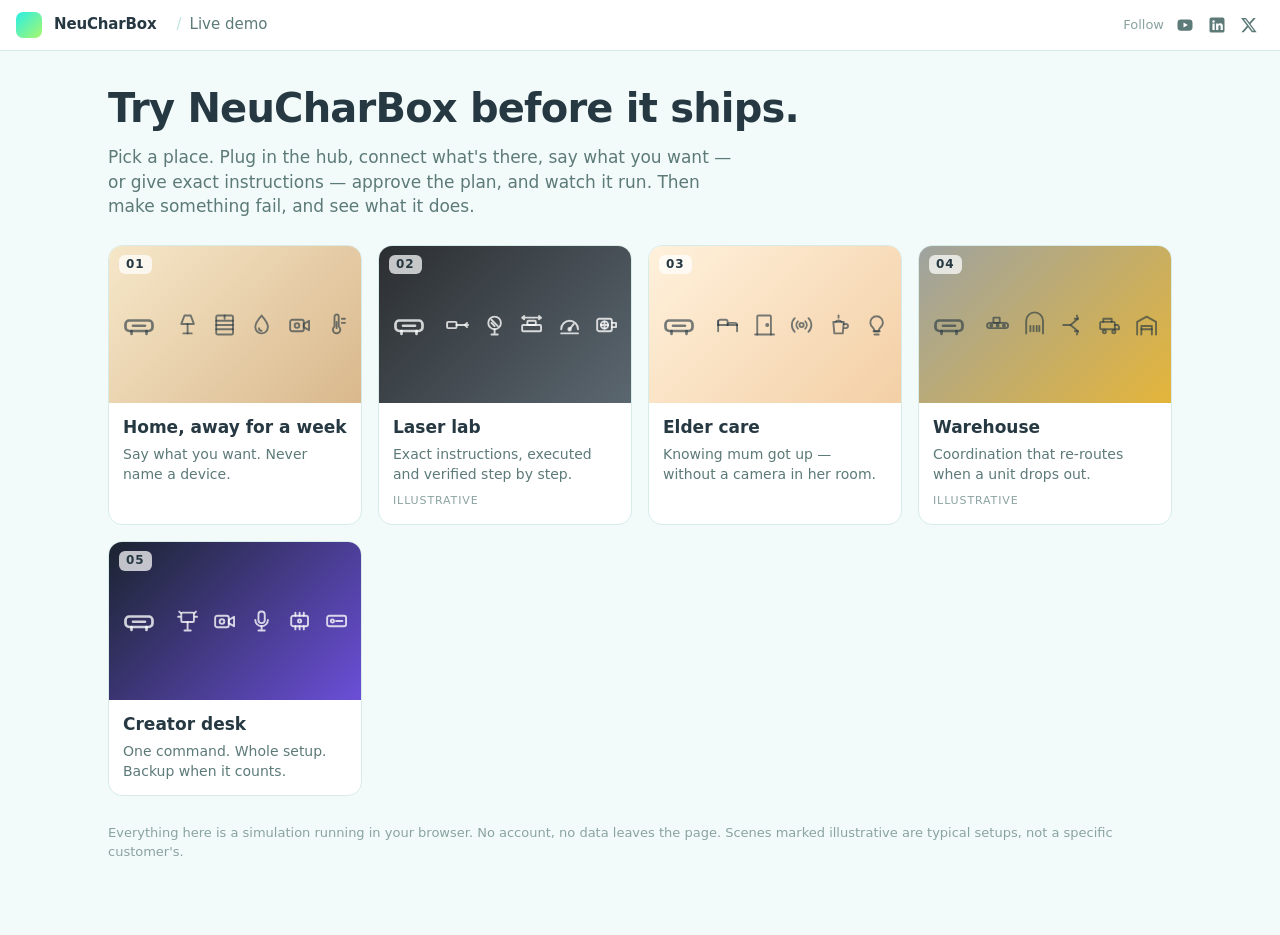
<file: index.html>
<!DOCTYPE html>
<html lang="en">
<head>
<meta charset="utf-8">
<meta name="viewport" content="width=device-width, initial-scale=1, viewport-fit=cover">
<title>NeuCharBox — live demo</title>
<meta name="description" content="Try NeuCharBox yourself: plug in the hub, connect devices, say what you want, approve the plan, and watch it run. Then make something fail and watch it recover, in a simulated home, lab, warehouse and more.">
<link rel="icon" href="data:image/svg+xml,%3Csvg xmlns='http://www.w3.org/2000/svg' viewBox='0 0 32 32'%3E%3Cdefs%3E%3ClinearGradient id='g' x1='0' y1='0' x2='1' y2='1'%3E%3Cstop offset='0' stop-color='%2329EEE5'/%3E%3Cstop offset='1' stop-color='%23AAF86D'/%3E%3C/linearGradient%3E%3C/defs%3E%3Crect width='32' height='32' rx='8' fill='url(%23g)'/%3E%3C/svg%3E">
<link rel="stylesheet" href="css/app.css">
<link rel="stylesheet" href="css/custom.css">
<script type="importmap">
{ "imports": {
  "three": "./vendor/three/three.module.js",
  "three/addons/": "./vendor/three/addons/"
} }
</script>
</head>
<body>
<div id="app" class="app"></div>
<script type="module" src="js/main.js"></script>
<script nomodule>document.getElementById('app').innerHTML = '<p style="max-width:560px;margin:40px auto;padding:0 18px;font:16px/1.5 system-ui,sans-serif">This demo needs a newer browser (Safari 16.4 or later, or a current Chrome, Edge or Firefox). You can watch NeuCharBox on <a href="https://www.youtube.com/@NeuCharBoxOfficial">YouTube</a>.</p>';</script>
<noscript><p style="max-width:560px;margin:40px auto;padding:0 18px;font:16px/1.5 system-ui,sans-serif">This demo runs in your browser and needs JavaScript. You can watch NeuCharBox on <a href="https://www.youtube.com/@NeuCharBoxOfficial">YouTube</a>.</p></noscript>
</body>
</html>
</file>
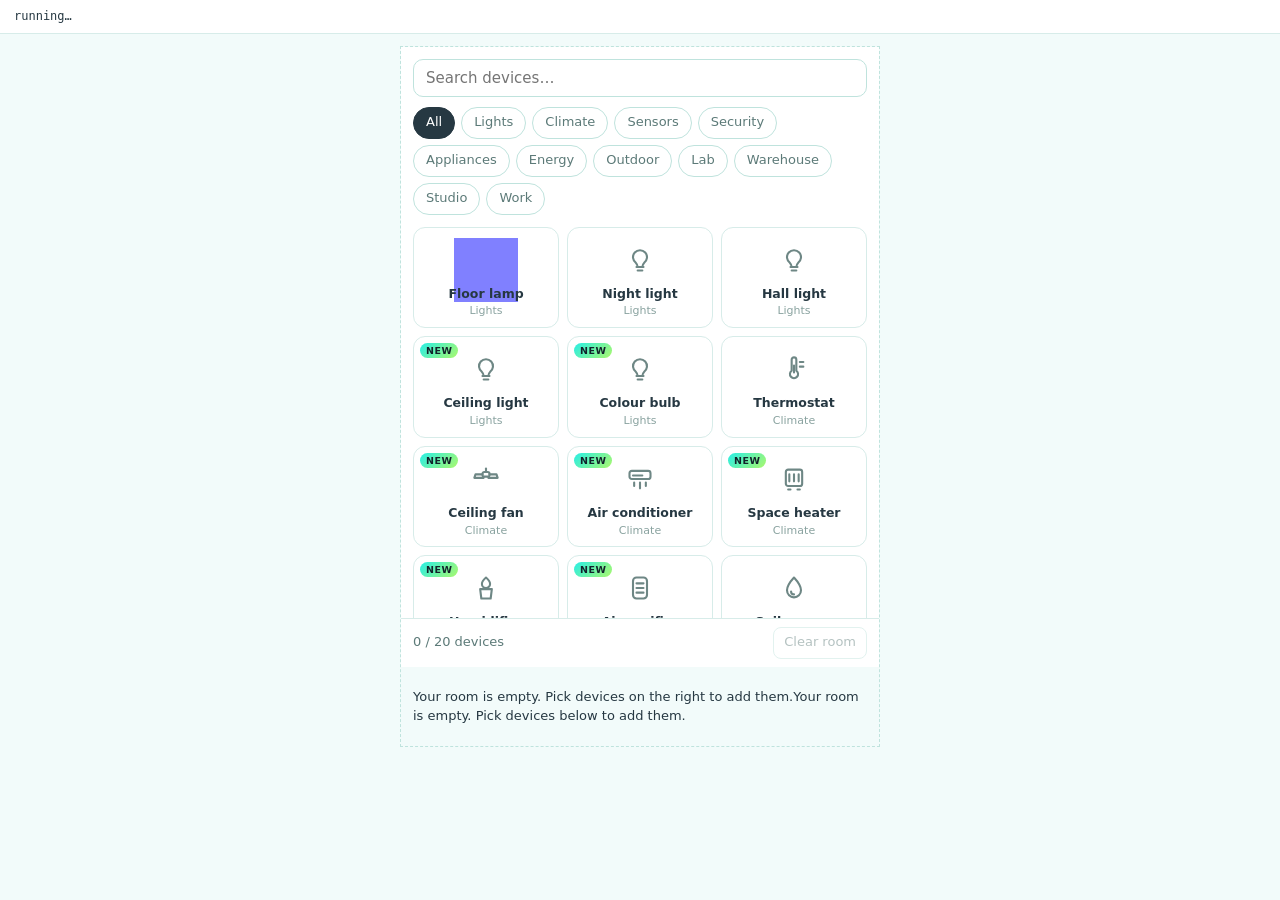
<file: test/custom-build.html>
<!DOCTYPE html>
<html lang="en">
<head>
<meta charset="utf-8">
<meta name="viewport" content="width=device-width, initial-scale=1, viewport-fit=cover">
<title>Build your own QA</title>
<link rel="stylesheet" href="../css/app.css">
<link rel="stylesheet" href="../css/custom.css">
<style>
  /* the inventory as the desktop side shows it; the page scrolls, not the grid */
  body { height: auto; overflow-y: auto; }
  #qaResult { font: 12px/1.4 monospace; padding: 8px 14px; background: #fff; border-bottom: 1px solid var(--line); }
  #qaResult.bad { color: var(--red); white-space: pre-wrap; }
  .qa { max-width: 480px; margin: 12px auto; border: 1px dashed var(--line-2); }
  .qa .inventory { display: flex; flex-direction: column; height: 620px; background: var(--panel); }
  .qa .note { min-height: 40px; padding: 8px 12px; font-size: 13px; }
</style>
</head>
<body>
<div id="qaResult">running…</div>
<div class="qa"><div class="inventory" id="inventory"></div><p class="note" id="note" hidden></p></div>
<script type="importmap">
{ "imports": { "three": "../vendor/three/three.module.js", "three/addons/": "../vendor/three/addons/" } }
</script>
<script type="module">
// The custom scene's build mode without the 3D room: the inventory (js/custom/inventory.js) mounted with a stub
// controller, and placement's pure helpers (js/custom/placement.js). Writes OK, or FAIL with the problems, to #qaResult.
const problems = [];
const ok = (cond, what) => { if (!cond) problems.push(what); };
const eq = (got, want, what) => { if (JSON.stringify(got) !== JSON.stringify(want)) problems.push(`${what}: got ${JSON.stringify(got)}, wanted ${JSON.stringify(want)}`); };
const near = (a, b, what, e = 1e-6) => ok(Math.abs(a - b) <= e, `${what}: ${a} vs ${b}`);
const $ = (sel, root = document) => root.querySelector(sel);
const $$ = (sel, root = document) => [...root.querySelectorAll(sel)];
const shown = (el) => !!el && getComputedStyle(el).display !== 'none' && !el.closest('[hidden]');
const wait = (ms) => new Promise((r) => setTimeout(r, ms));

try {
  const [{ CATALOG }, { CUSTOM_COPY: C }, { createInventory, tileOrder }, pl, lay] = await Promise.all([
    import('../js/custom/catalog.js'), import('../js/custom/copy.js'), import('../js/custom/inventory.js'), import('../js/custom/placement.js'), import('../js/custom/layout.js')]);

  // ---- the inventory, with a stub controller ----
  const added = []; let cleared = 0, room = new Set(), n = 0;
  const inv = createInventory($('#inventory'), { onAdd: (t) => added.push(t), onClear: () => { cleared++; }, inRoom: () => room, count: () => n, note: $('#note') });
  const root = $('#inventory'), tiles = () => $$('.inv-tile', root), visible = () => tiles().filter(shown).map((b) => b.dataset.type);
  const types = CATALOG.types;
  // pictures: every tile gets a rendered <img> within 5 s, and no long task (over 200 ms) holds the page while they fill
  const longTasks = []; try { new PerformanceObserver((l) => longTasks.push(...l.getEntries().map((e) => Math.round(e.duration)))).observe({ entryTypes: ['longtask'] }); } catch {}
  const [THREE, parts, { createThumbs }, { DEVICE_UI }] = await Promise.all([import('three'), import('../js/engine/parts.js'), import('../js/custom/thumbs.js'), import('../js/custom/devices/index.js')]);
  const thumbs = createThumbs({ THREE, parts }); longTasks.length = 0; // (module loading is not the pictures' cost)
  const t0 = performance.now(); let pending = 0; const firstUrl = {};
  for (const t of types) { pending++; thumbs.get(t.type).then((u) => { if (u) { firstUrl[t.type] = u; inv.setThumb(t.type, u); } else problems.push(`${t.type}: no picture`); }).finally(() => { pending--; }); }

  // 1. one tile per catalog type (54 once the catalog is complete), by category then table order
  eq(tiles().length, types.length, 'one tile per catalog type');
  if (types.length >= 54) eq(tiles().length, 54, 'the full catalog');
  const rank = (c) => CATALOG.categories.indexOf(c);
  const want = [...types].map((t, i) => [t, i]).sort((a, b) => rank(a[0].category) - rank(b[0].category) || a[1] - b[1]).map(([t]) => t.type);
  eq(tiles().map((b) => b.dataset.type), want, 'tile order');
  eq(tileOrder().map((t) => t.type), want, 'tileOrder()');
  for (const b of tiles()) {
    const t = types.find((x) => x.type === b.dataset.type);
    ok($('.pic svg, .pic img', b), `${t.type}: a picture`);
    eq([$('.nm', b).textContent, $('.cat', b).textContent], [t.name, t.category], `${t.type}: name and category`);
    eq(!!$('.new', b) && shown($('.new', b)), !!t.new, `${t.type}: "new" badge`);
    if ($('.new', b)) eq($('.new', b).textContent, C.isNew, 'new label');
    ok(!shown($('.in', b)), `${t.type}: no ✓ in an empty room`);
  }
  eq(visible().length, types.length, 'all tiles show at first');

  // 2. search "lamp" leaves the lamp types
  const search = $('.inv-search', root);
  eq(search.placeholder, C.search, 'search placeholder');
  search.value = 'lamp'; search.dispatchEvent(new Event('input'));
  const lamps = types.filter((t) => `${t.name} ${t.category}`.toLowerCase().includes('lamp')).map((t) => t.type);
  ok(lamps.length >= 1, 'the catalog has a lamp');
  eq([...visible()].sort(), [...lamps].sort(), 'search "lamp"');
  ok(!shown($('.inv-nomatch', root)), 'no "no match" line while something matches');
  search.value = 'zzzz'; search.dispatchEvent(new Event('input'));
  eq(visible(), [], 'search with no match'); ok(shown($('.inv-nomatch', root)) && $('.inv-nomatch', root).textContent === C.noMatch, 'the "no match" line');
  search.value = ''; search.dispatchEvent(new Event('input'));
  eq(visible().length, types.length, 'search cleared');

  // 3. the Lights chip filters (and All undoes it)
  const chips = $$('.inv-cat', root);
  eq(chips[0].textContent, C.all, 'All first');
  eq(chips.slice(1).map((b) => b.dataset.cat), CATALOG.categories.filter((c) => types.some((t) => t.category === c)), 'one chip per category in use');
  const lights = chips.find((b) => b.dataset.cat === 'Lights');
  ok(lights, 'a Lights chip');
  if (lights) {
    lights.click();
    eq([...visible()].sort(), types.filter((t) => t.category === 'Lights').map((t) => t.type).sort(), 'Lights chip');
    eq(lights.getAttribute('aria-pressed'), 'true', 'Lights pressed'); eq(chips[0].getAttribute('aria-pressed'), 'false', 'All released');
    search.value = 'lamp'; search.dispatchEvent(new Event('input'));
    eq([...visible()].sort(), types.filter((t) => t.category === 'Lights' && t.name.toLowerCase().includes('lamp')).map((t) => t.type).sort(), 'chip and search together');
    search.value = ''; search.dispatchEvent(new Event('input'));
    chips[0].click(); eq(visible().length, types.length, 'All');
  }

  // 4. a click calls onAdd(type)
  tiles()[0].click(); tiles().at(-1).click();
  eq(added, [tiles()[0].dataset.type, tiles().at(-1).dataset.type], 'onAdd per click');

  // 5. ✓ after a refresh with the type in the room; the count line and the empty-room note follow count()
  eq($('.inv-count', root).textContent, C.count(0), 'count line at 0');
  ok(shown($('#note')) && $('#note').textContent.includes(C.empty), 'the empty-room note while empty');
  room = new Set(['blinds', 'floor_lamp']); n = 3; inv.refresh();
  for (const b of tiles()) eq(shown($('.in', b)), room.has(b.dataset.type), `${b.dataset.type}: ✓ after refresh`);
  eq($('.inv-count', root).textContent, C.count(3), 'count line at 3');
  ok(!shown($('#note')), 'no empty-room note with devices');
  inv.refresh(); eq(tiles().filter((b) => shown($('.in', b))).length, 2, 'a second refresh changes nothing');

  // 6. Clear needs two clicks (the first one asks, for 3 s)
  const clear = $('.inv-clear', root);
  eq(clear.textContent, C.clear, 'Clear room label');
  clear.click(); eq(cleared, 0, 'the first click clears nothing'); eq(clear.textContent, C.clearConfirm(3), 'it asks');
  clear.click(); eq(cleared, 1, 'the second click clears'); eq(clear.textContent, C.clear, 'back to its label');
  clear.click(); await wait(3150); eq(clear.textContent, C.clear, 'the question goes after 3 s');
  clear.click(); eq(cleared, 1, 'and the next click asks again');
  room = new Set(); n = 0; inv.refresh(); ok(clear.disabled, 'nothing to clear in an empty room');

  // 7. nothing interactive inside a button (or a link)
  eq($$('button :is(button, a, input, select, textarea, [tabindex]), a :is(button, a, input)', root).length, 0, 'no interactive element nested in a button');
  for (const b of $$('button', root)) eq(b.type, 'button', 'every button is type=button');

  // 8. the phone sheet opens and closes; a thumbnail replaces the icon
  const grip = $('.inv-grip', root);
  inv.open(true); ok(root.classList.contains('open') && grip.getAttribute('aria-expanded') === 'true' && grip.getAttribute('aria-label') === C.sheetClose, 'open');
  inv.open(false); ok(!root.classList.contains('open') && grip.getAttribute('aria-expanded') === 'false', 'closed');
  inv.setThumb(tiles()[0].dataset.type, '[data-uri]');
  ok($('.pic img', tiles()[0]) && !$('.pic svg', tiles()[0]), 'setThumb');

  // pictures finish (checked last, below)
  ok(Object.keys(DEVICE_UI).length === types.length, 'a UI per type');
  // ---- placement's pure helpers ----
  const { rayPlane, hitOn, grabOffset, dragTo, isTap, selection, TAP_SLOP } = pl;
  const v = (x, y, z) => ({ x, y, z });
  const toward = (o, p) => { const d = v(p.x - o.x, p.y - o.y, p.z - o.z), l = Math.hypot(d.x, d.y, d.z); return v(d.x / l, d.y / l, d.z / l); };
  const cam = v(7, 4.2, 6.2);
  near(rayPlane(v(0, 2, 0), v(0, -1, 0), 'y', 0), 2, 'rayPlane down');
  eq(rayPlane(v(0, 2, 0), v(1, 0, 0), 'y', 0), null, 'rayPlane parallel');
  eq(rayPlane(v(0, 2, 0), v(0, 1, 0), 'y', 0), null, 'rayPlane behind');
  const f = hitOn('floor', cam, toward(cam, v(1.5, 0, -0.5))); near(f.x, 1.5, 'floor x'); near(f.z, -0.5, 'floor z');
  const c = hitOn('ceiling', cam, toward(cam, v(-1, 2.8, 1))); near(c.x, -1, 'ceiling x'); near(c.z, 1, 'ceiling z');
  eq(hitOn('floor', cam, v(0, 1, 0)), null, 'a ray to the sky misses the floor');
  const gh = hitOn('floor', cam, toward(cam, v(-3.7, 1.65, -2.7)), 1.65); near(gh.x, -3.7, 'grab-height plane x'); near(gh.z, -2.7, 'grab-height plane z');
  const wb = hitOn('wall', cam, toward(cam, v(0.5, 1.4, -3))); eq(wb.wall, 'back', 'back wall'); near(wb.x, 0.5, 'back wall x'); near(wb.z, -3, 'back wall z');
  const wl = hitOn('wall', cam, toward(cam, v(-4, 1.4, 1))); eq(wl.wall, 'left', 'left wall'); near(wl.z, 1, 'left wall z');
  const wf = hitOn('wall', cam, toward(cam, v(0.5, 0, 0))); eq([wf.wall, +wf.x.toFixed(6), +wf.z.toFixed(6)], ['back', 0.5, 0], 'over the floor: the floor point, nearer the back wall');
  eq(lay.clampPos('wall', wf, 0.5), { x: 0.5, z: -3 }, 'which clampPos puts on that wall');
  // the grab offset keeps the device where it was grabbed
  const g = grabOffset('floor', { x: 1, z: 1, rot: 0 }, { x: 1.2, z: 0.7 });
  const to = dragTo('floor', { x: 2.2, z: 0.2 }, g); near(to.x, 2, 'drag x'); near(to.z, 0.5, 'drag z');
  const gw = grabOffset('wall', { x: -1, z: -3, rot: 0 }, { x: -0.8, z: -3, wall: 'back' });
  const aw = dragTo('wall', { x: 0.2, z: -3, wall: 'back' }, gw); near(aw.x, 0, 'along the back wall x'); eq(aw.z, -3, 'along the back wall z');
  eq(dragTo('wall', { x: -4, z: 1, wall: 'left' }, gw), { x: -4, z: 1 }, 'onto the left wall: no offset');
  eq(grabOffset('wall', { x: -4, z: 1, rot: 90 }, { x: -1, z: -3, wall: 'back' }).along, 0, 'grabbed across the corner');
  // a tap is a press that moved TAP_SLOP px or less
  eq(TAP_SLOP, 6, 'slop'); ok(isTap({ x: 10, y: 10 }, { x: 14, y: 13 }), '5 px is a tap'); ok(!isTap({ x: 10, y: 10 }, { x: 17, y: 10 }), '7 px is a drag');
  // the selection bar: Rotate not for wall mounts or the hub, Remove not for the hub
  let L = lay.emptyLayout();
  for (const t of ['floor_lamp', 'blinds', 'floor_lamp']) L = lay.addDevice(L, t).layout;
  eq(selection(L, 'hub'), { id: 'hub', name: 'NeuCharBox', rotate: false, remove: false }, 'hub');
  eq(selection(L, 'floor_lamp_2'), { id: 'floor_lamp_2', name: 'Floor lamp 2', rotate: true, remove: true }, 'floor device');
  eq(selection(L, 'blinds'), { id: 'blinds', name: 'Blinds', rotate: false, remove: true }, 'wall device');
  eq(selection(L, 'nope'), null, 'not in the room');
  // wall devices keep off the window (layout.js WINDOW, back wall x 1.3 to 3.1)
  const W = lay.WINDOW, edgeL = W.x - W.ww / 2, edgeR = W.x + W.ww / 2;
  for (const x of [1.5, 2.0, 2.15, 2.25, 2.9]) {
    const p = lay.clampPos('wall', { x, z: -3 }, 0.3);
    ok(p.x + 0.15 <= edgeL || p.x - 0.15 >= edgeR, `wall device at x ${x} keeps off the window (${p.x})`);
  }
  ok(lay.clampPos('wall', { x: 2.9, z: -3 }, 1.2).x + 0.6 <= edgeL, 'a wide one goes left (no room on the right)');
  // (the pictures had 5 s from the start)
  await wait(Math.max(0, 5000 - (performance.now() - t0)));
  eq(pending, 0, 'all pictures drawn within 5 s');
  for (const t of types) {
    const img = $('.pic img', tiles().find((b) => b.dataset.type === t.type));
    ok(img && img.src.startsWith('data:image/png'), `${t.type}: tile has a data:image/png <img>`);
  }
  window.__thumbMs = Math.round(performance.now() - t0); window.__longTasks = longTasks;
  ok(Math.max(0, ...longTasks) <= 200, `long tasks while pictures filled: ${longTasks.join(', ')} ms`);
  // a second get is cached; dispose then get builds again
  const again = await thumbs.get(types[0].type); ok(again === firstUrl[types[0].type], 'cached picture');
  thumbs.dispose();
  const t2 = createThumbs({ THREE, parts }); const redo = await t2.get(types[0].type); ok(typeof redo === 'string', 'a fresh context draws again'); t2.dispose();
} catch (e) { problems.push(`threw: ${e?.stack || e}`); }

const out = $('#qaResult');
out.textContent = problems.length ? `FAIL (${problems.length})\n${problems.join('\n')}` : 'OK';
out.classList.toggle('bad', problems.length > 0);
</script>
</body>
</html>
</file>
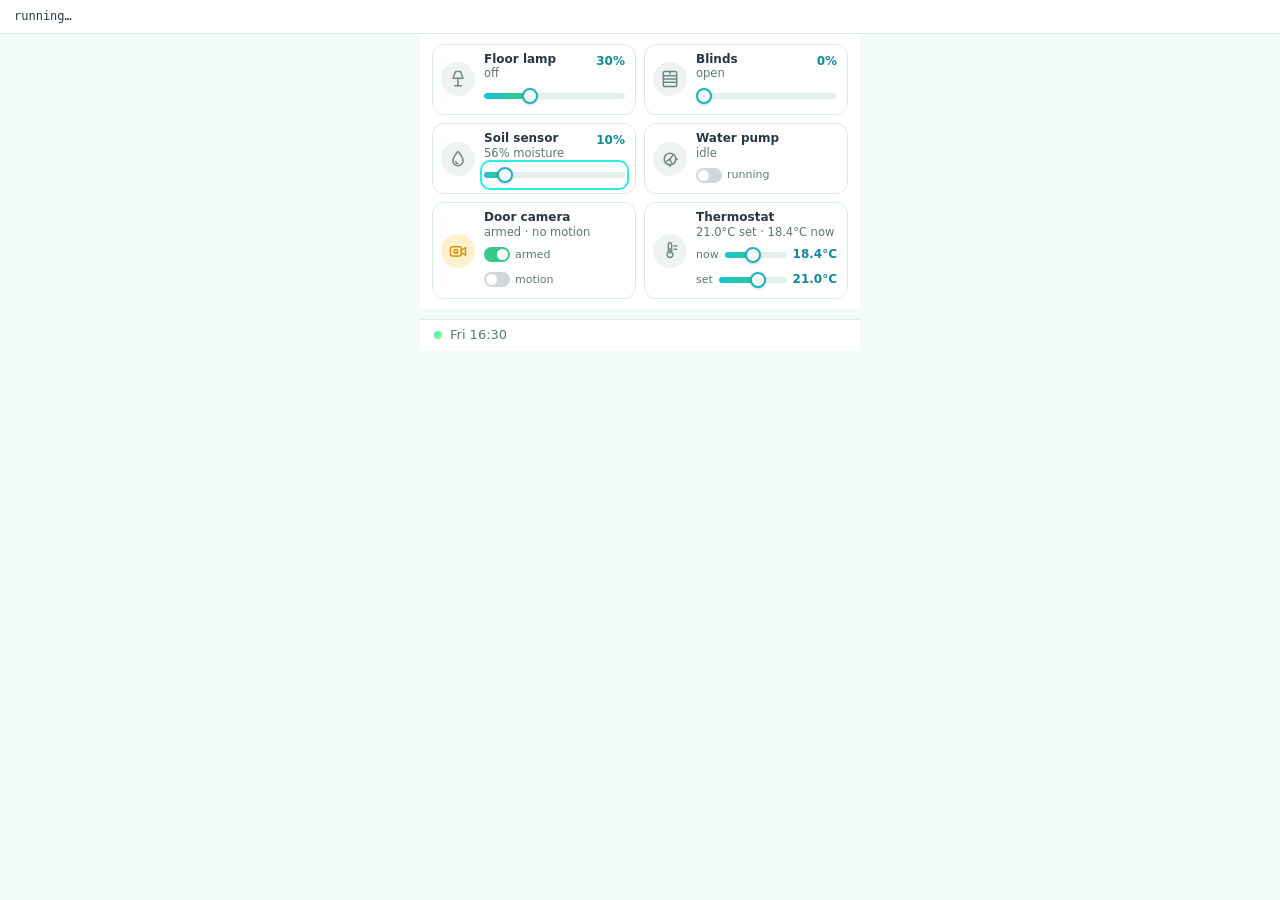
<file: test/edit-cards.html>
<!DOCTYPE html>
<html lang="en">
<head>
<meta charset="utf-8">
<meta name="viewport" content="width=device-width, initial-scale=1, viewport-fit=cover">
<title>Editable cards QA</title>
<link rel="stylesheet" href="../css/app.css">
<style>
  body { height: auto; overflow-y: auto; }
  #qaResult { font: 12px/1.4 monospace; padding: 8px 14px; background: #fff; border-bottom: 1px solid var(--line); }
  #qaResult.bad { color: var(--red); white-space: pre-wrap; }
  .qa { max-width: 440px; margin: 0 auto; }
  .qa .panel { display: grid; grid-template-columns: repeat(2, minmax(0, 1fr)); gap: 8px; padding: 10px 12px; overflow: visible; }
  .qa .ent { min-width: 0; max-width: none; }
  .qa .status { margin-top: 10px; }
</style>
</head>
<body>
<div id="qaResult">running…</div>
<div class="qa">
  <div class="panel" id="panel"></div>
  <div class="status" id="status"><span class="stext" id="statusText">Fri 16:30</span><span class="clockctl" id="clockctl" hidden></span></div>
</div>
<script type="module">
import { createStore } from '../js/engine/store.js';
import { createPanel } from '../js/engine/panel.js';
import { createClockCtl } from '../js/engine/clockctl.js';
import home from '../js/scenes/home.js';

const problems = [];
const ok = (cond, what) => { if (!cond) problems.push(what); };
const $ = (sel, root = document) => root.querySelector(sel);
const $$ = (sel, root = document) => [...root.querySelectorAll(sel)];
const card = (id) => $(`.ent[data-id="${id}"]`);
const fire = (el, type) => el.dispatchEvent(new Event(type, { bubbles: true }));

try {
  const initial = { env: { hour: 16.5 }, hub: { status: 'off', led: 0 }, plan: {} };
  for (const [id, d] of Object.entries(home.devices)) initial[id] = { status: 'online', ...d.initial };
  const store = createStore(initial);
  const selected = [];
  const panel = createPanel($('#panel'), home, store, { onSelect: (id) => selected.push(id) });
  const calls = [];

  // display-only (guided) mode: no controls; card roots are divs with role=button
  ok($$('#panel .ent').length === 6, 'six cards');
  ok($$('#panel .ent').every((c) => c.tagName === 'DIV' && c.getAttribute('role') === 'button' && c.tabIndex === 0), 'card root is div[role=button][tabindex=0]');
  ok(!$('#panel input, #panel .edits'), 'no controls before editable(true)');

  panel.editable(true, { onEdit: (p, v) => calls.push([p, v]) });
  const sliders = (id) => $$('input.edit-range', card(id)), switches = (id) => $$('button.edit-sw', card(id));
  ok(sliders('lamp').length === 1 && sliders('blinds').length === 1 && sliders('soil').length === 1, 'lamp, blinds, soil: one slider each');
  ok(sliders('thermostat').length === 2 && switches('thermostat').length === 0, 'thermostat: 2 sliders');
  ok(switches('camera').length === 2 && sliders('camera').length === 0, 'camera: 2 switches');
  ok(switches('pump').length === 1, 'pump: 1 switch');
  ok($$('#panel button').every((b) => b.getAttribute('role') === 'switch' && b.hasAttribute('aria-checked') && b.dataset.path && b.getAttribute('aria-label')), 'every button is a labelled switch');
  ok($$('#panel .ent').every((c) => c.tagName !== 'BUTTON') && !$('#panel button button, #panel button input, #panel button select, #panel button a, #panel button [role=button]') && !$('#panel [role=button] [role=button]'), 'no card is a button; nothing interactive nested in a button');
  ok($$('#panel input.edit-range').every((i) => i.dataset.path && /\S\s\S/.test(i.getAttribute('aria-label'))), 'sliders carry data-path and "{name} {label}"');
  ok(sliders('thermostat').map((i) => i.dataset.path).join() === 'thermostat.current,thermostat.target', 'thermostat sliders: now then set');
  ok($('.eval', card('lamp')).textContent === '0%', `lamp value text "${$('.eval', card('lamp')).textContent}"`);

  // slider: display units in, store units out
  const lamp = sliders('lamp')[0];
  lamp.value = '30'; fire(lamp, 'input'); fire(lamp, 'change');
  ok(calls.length === 1 && calls[0][0] === 'lamp.brightness' && calls[0][1] === 0.3, `lamp slider 30 -> onEdit('lamp.brightness', 0.3), got ${JSON.stringify(calls)}`);
  ok($('.eval', card('lamp')).textContent === '30%', 'lamp value text follows the slider');
  ok(selected.length === 0 && !$('.ent.selected'), 'a slider change does not select the card');
  // a click on a slider or its card's controls does not select the card either
  lamp.click(); ok(selected.length === 0 && !$('.ent.selected'), 'a slider click does not select the card');

  // switch
  const arm = switches('camera')[0];
  arm.click();
  ok(calls.at(-1)[0] === 'camera.armed' && calls.at(-1)[1] === true, 'switch click -> onEdit(path, !on)');
  ok(!$('.ent.selected') && selected.length === 0, 'a switch click does not select the card');
  store.set('camera.armed', true);
  ok(arm.getAttribute('aria-checked') === 'true' && arm.classList.contains('on'), 'switch follows the store');
  arm.click(); ok(calls.at(-1)[1] === false, 'switch on -> onEdit(path, false)');
  // pointer and key events from a control never reach the card
  let leaked = 0; const spy = () => { leaked++; };
  card('camera').addEventListener('keydown', spy); card('camera').addEventListener('pointerdown', spy);
  arm.dispatchEvent(new KeyboardEvent('keydown', { key: ' ', bubbles: true })); arm.dispatchEvent(new PointerEvent('pointerdown', { bubbles: true }));
  ok(leaked === 0, 'key and pointer events from a control stop at the controls');

  // the card itself: click and Enter/Space select it
  card('soil').click(); ok(card('soil').classList.contains('selected') && selected.at(-1) === 'soil', 'card click selects');
  card('blinds').dispatchEvent(new KeyboardEvent('keydown', { key: 'Enter', bubbles: true })); ok(card('blinds').classList.contains('selected'), 'Enter selects');
  card('lamp').dispatchEvent(new KeyboardEvent('keydown', { key: ' ', bubbles: true })); ok(card('lamp').classList.contains('selected'), 'Space selects');
  panel.select(null);

  // store -> control
  store.set('soil.moisture', 22);
  ok(sliders('soil')[0].value === '22' && $('.eval', card('soil')).textContent === '22%', 'soil slider follows the store');
  store.set('thermostat.current', 18.4);
  ok($('.eval', card('thermostat')).textContent === '18.4°C', `thermostat text "${$('.eval', card('thermostat')).textContent}"`);
  // a slider being dragged is left alone
  const soil = sliders('soil')[0];
  soil._drag = true; store.set('soil.moisture', 40); ok(soil.value === '22', 'a slider mid-drag is not moved');
  soil._drag = false; store.set('soil.moisture', 41); ok(soil.value === '41', 'and follows again after');

  // keyboard: Chrome fires `change` on every arrow press; one edit goes out ~400 ms after the last key (or on blur)
  const kb = sliders('soil')[0], n0 = calls.length;
  for (const v of ['29', '28', '27']) { kb.dispatchEvent(new KeyboardEvent('keydown', { key: 'ArrowLeft', bubbles: true })); kb.value = v; fire(kb, 'input'); fire(kb, 'change'); }
  ok(calls.length === n0, `arrow presses send nothing at once (got ${calls.length - n0})`);
  await new Promise((r) => setTimeout(r, 200)); ok(calls.length === n0, 'still nothing at 200 ms');
  await new Promise((r) => setTimeout(r, 300));
  ok(calls.length === n0 + 1 && calls.at(-1)[0] === 'soil.moisture' && calls.at(-1)[1] === 27, `one edit with the last value after the keys stop, got ${JSON.stringify(calls.slice(n0))}`);
  kb.dispatchEvent(new KeyboardEvent('keydown', { key: 'ArrowRight', bubbles: true })); kb.value = '30'; fire(kb, 'change'); kb.dispatchEvent(new Event('blur'));
  ok(calls.length === n0 + 2 && calls.at(-1)[1] === 30, 'blur sends a pending key edit at once');
  await new Promise((r) => setTimeout(r, 500)); ok(calls.length === n0 + 2, 'and nothing more later');
  kb.dispatchEvent(new PointerEvent('pointerdown', { bubbles: true })); kb.value = '12'; fire(kb, 'change'); kb.dispatchEvent(new PointerEvent('pointerup', { bubbles: true }));
  ok(calls.length === n0 + 3 && calls.at(-1)[1] === 12, 'a pointer release still sends at once');
  await new Promise((r) => setTimeout(r, 50));

  // a real press and release (the controls stop pointerup from bubbling): the drag ends, the store lands on the slider
  const rel = sliders('soil')[0];
  rel.dispatchEvent(new PointerEvent('pointerdown', { bubbles: true })); ok(rel._drag === true, 'pointerdown starts a drag');
  rel.dispatchEvent(new PointerEvent('pointerup', { bubbles: true })); ok(rel._drag === false, 'a real pointerup ends the drag');
  await new Promise((r) => setTimeout(r, 30));
  store.set('soil.moisture', 55); ok(rel.value === '55', `after a real release a store update lands (got ${rel.value})`);
  // a rejected edit's rollback inside the 1.2 s window of use still lands once the window ends
  rel.focus(); rel.value = '10'; fire(rel, 'input'); fire(rel, 'change'); store.set('soil.moisture', 56);
  ok(rel.value === '10', 'a write inside the window of use leaves the slider alone');
  await new Promise((r) => setTimeout(r, 1400));
  ok(rel.value === '56' && $('.eval', card('soil')).textContent === '56%', `after the window the slider shows the store value (got ${rel.value})`);
  rel.blur();
  // roles: a group with its name while editing, a button otherwise
  ok($$('#panel .ent').filter((c) => c.classList.contains('has-edits')).every((c) => c.getAttribute('role') === 'group' && c.getAttribute('aria-label') && c.tabIndex === 0), 'edit mode: has-edits cards are role=group with aria-label, tabbable');

  // fault / offline / busy disable the controls
  store.set('lamp.status', 'fault');
  ok(card('lamp').classList.contains('bad') && sliders('lamp')[0].disabled, 'lamp fault disables its slider');
  ok(!sliders('soil')[0].disabled && !switches('pump')[0].disabled, 'other cards stay enabled');
  store.set('lamp.status', 'online'); ok(!sliders('lamp')[0].disabled, 'recovers');
  store.set('camera.status', 'offline'); ok(switches('camera').every((b) => b.disabled), 'offline disables switches');
  store.set('camera.status', 'busy'); ok(switches('camera').every((b) => b.disabled), 'busy disables switches');
  store.set('camera.status', 'online');

  // off again: display-only cards, as before
  panel.editable(false);
  ok(!$('#panel input, #panel button, #panel .edits') && !$('.has-edits'), 'editable(false) removes the controls');
  ok(!$('#panel.editable'), 'panel class removed');
  ok($$('#panel .ent').every((c) => c.getAttribute('role') === 'button' && !c.hasAttribute('aria-label')), 'edit off: role=button again, no aria-label');
  ok($$('#panel .ctl').filter((c) => !c.hidden).length >= 4, 'display bars/switches are back');
  ok($$('#panel .ent').every((c) => c.children.length === 3), 'cards have icon, text and badge again');

  // clock control
  const advanced = [];
  const clk = createClockCtl($('#clockctl'), { onAdvance: (h) => advanced.push(h) });
  ok($('#clockctl').hidden && getComputedStyle($('#clockctl')).display === 'none', 'clock hidden (and not displayed) before live');
  clk.active(true); clk.render({ label: 'Fri 16:30', enabled: true, reason: null });
  ok(!$('#clockctl').hidden && $('.clk-label').textContent.includes('Fri 16:30'), 'clock shows the label');
  const btns = $$('#clockctl > button').map((b) => b.textContent);
  ok(btns.join('|') === '+1 h|+6 h|Set time…', `clock buttons ${btns.join('|')}`);
  ok($('.clk-pick').hidden && getComputedStyle($('.clk-pick')).display === 'none', 'picker closed (and not displayed) at first');
  $('.clk-set').click(); ok(!$('.clk-pick').hidden, 'Set time… opens the picker');
  ok($('.clk-day').options.length === 8 && $('.clk-time').step === '900', 'day select (today + 7) and time step 900');
  const setT = (day, t) => { $('.clk-day').value = String(day); $('.clk-time').value = t; fire($('.clk-time'), 'input'); };
  setT(0, '14:30'); ok($('.clk-go').disabled, 'Go disabled for an earlier time');
  setT(0, '16:30'); ok($('.clk-go').disabled, 'Go disabled for now');
  setT(0, '18:30'); ok(!$('.clk-go').disabled, 'Go enabled for +2 h');
  setT(7, '16:30'); ok(!$('.clk-go').disabled, 'Go enabled at exactly 168 h');
  setT(7, '16:45'); ok($('.clk-go').disabled, 'Go disabled past 168 h');
  setT(0, '18:30'); $('.clk-go').click();
  ok(advanced.length === 1 && advanced[0] === 2, `Go sends 2 h, got ${JSON.stringify(advanced)}`);
  ok($('.clk-pick').hidden, 'picker closes after Go');
  $$('#clockctl [data-h]')[0].click(); $$('#clockctl [data-h]')[1].click();
  ok(advanced.join() === '2,1,6', `the +1 h and +6 h buttons, got ${advanced.join()}`);
  clk.render({ label: 'Sat 09:00', enabled: true });
  $('.clk-set').click(); setT(1, '10:30');
  ok(!$('.clk-go').disabled && $('.clk-day').options[0].textContent.startsWith('Sat'), 'days follow the label');
  $('.clk-go').click(); ok(advanced.at(-1) === 25.5, `next-day Go sends 25.5, got ${advanced.at(-1)}`);
  const n = advanced.length;
  clk.render({ label: 'Sat 09:00', enabled: false, reason: 'The clock moves again when this request is done.' });
  ok($$('#clockctl button').every((b) => b.hidden || b.disabled), 'disabled for a request: no live button');
  ok($('.clk-why') && !$('.clk-why').hidden && $('.clk-why').textContent.startsWith('The clock moves again') && $('.clk-why').offsetWidth > 0, 'the reason is visible text on the row');
  ok($$('#clockctl [data-h]').every((b) => b.offsetWidth === 0) && $('.clk-label').offsetWidth > 0, 'in place of the buttons, the label stays');
  clk.render({ label: 'Sat 09:00', enabled: false, reason: null });
  ok($$('#clockctl > button').every((b) => b.disabled && b.offsetWidth > 0) && $('.clk-why').hidden, 'disabled for something else (an advance, a reset): greyed buttons, no reason text');
  clk.render({ label: 'Sat 09:00', enabled: false, reason: 'The clock moves again when this request is done.' });
  $$('#clockctl [data-h]')[0].click(); ok(advanced.length === n, 'a disabled button sends nothing');
  clk.render({ label: 'Sat 09:00', enabled: true });
  ok(!$('.clk-set').disabled && $('.clk-why').hidden && $('.clk-set').offsetWidth > 0, 'enabled again: buttons back, reason gone');
  clk.active(false); ok($('#clockctl').hidden, 'hidden when live ends');
  ok(document.documentElement.scrollWidth <= innerWidth, `no horizontal page scroll (${document.documentElement.scrollWidth} > ${innerWidth})`);
  ok(getComputedStyle(card('lamp')).userSelect === 'none', 'cards are not text-selectable');
  panel.editable(true, { onEdit() {} }); // leave controls on screen for the eye
  clk.active(true); clk.render({ label: 'Fri 16:30', enabled: true });
} catch (e) {
  problems.push(`threw: ${e.stack || e}`);
}
const out = $('#qaResult');
window.__qa = { problems };
out.textContent = problems.length ? `FAIL (${problems.length})\n${problems.join('\n')}` : 'OK: all edit-card checks passed';
out.className = problems.length ? 'bad' : '';
</script>
</body>
</html>
</file>
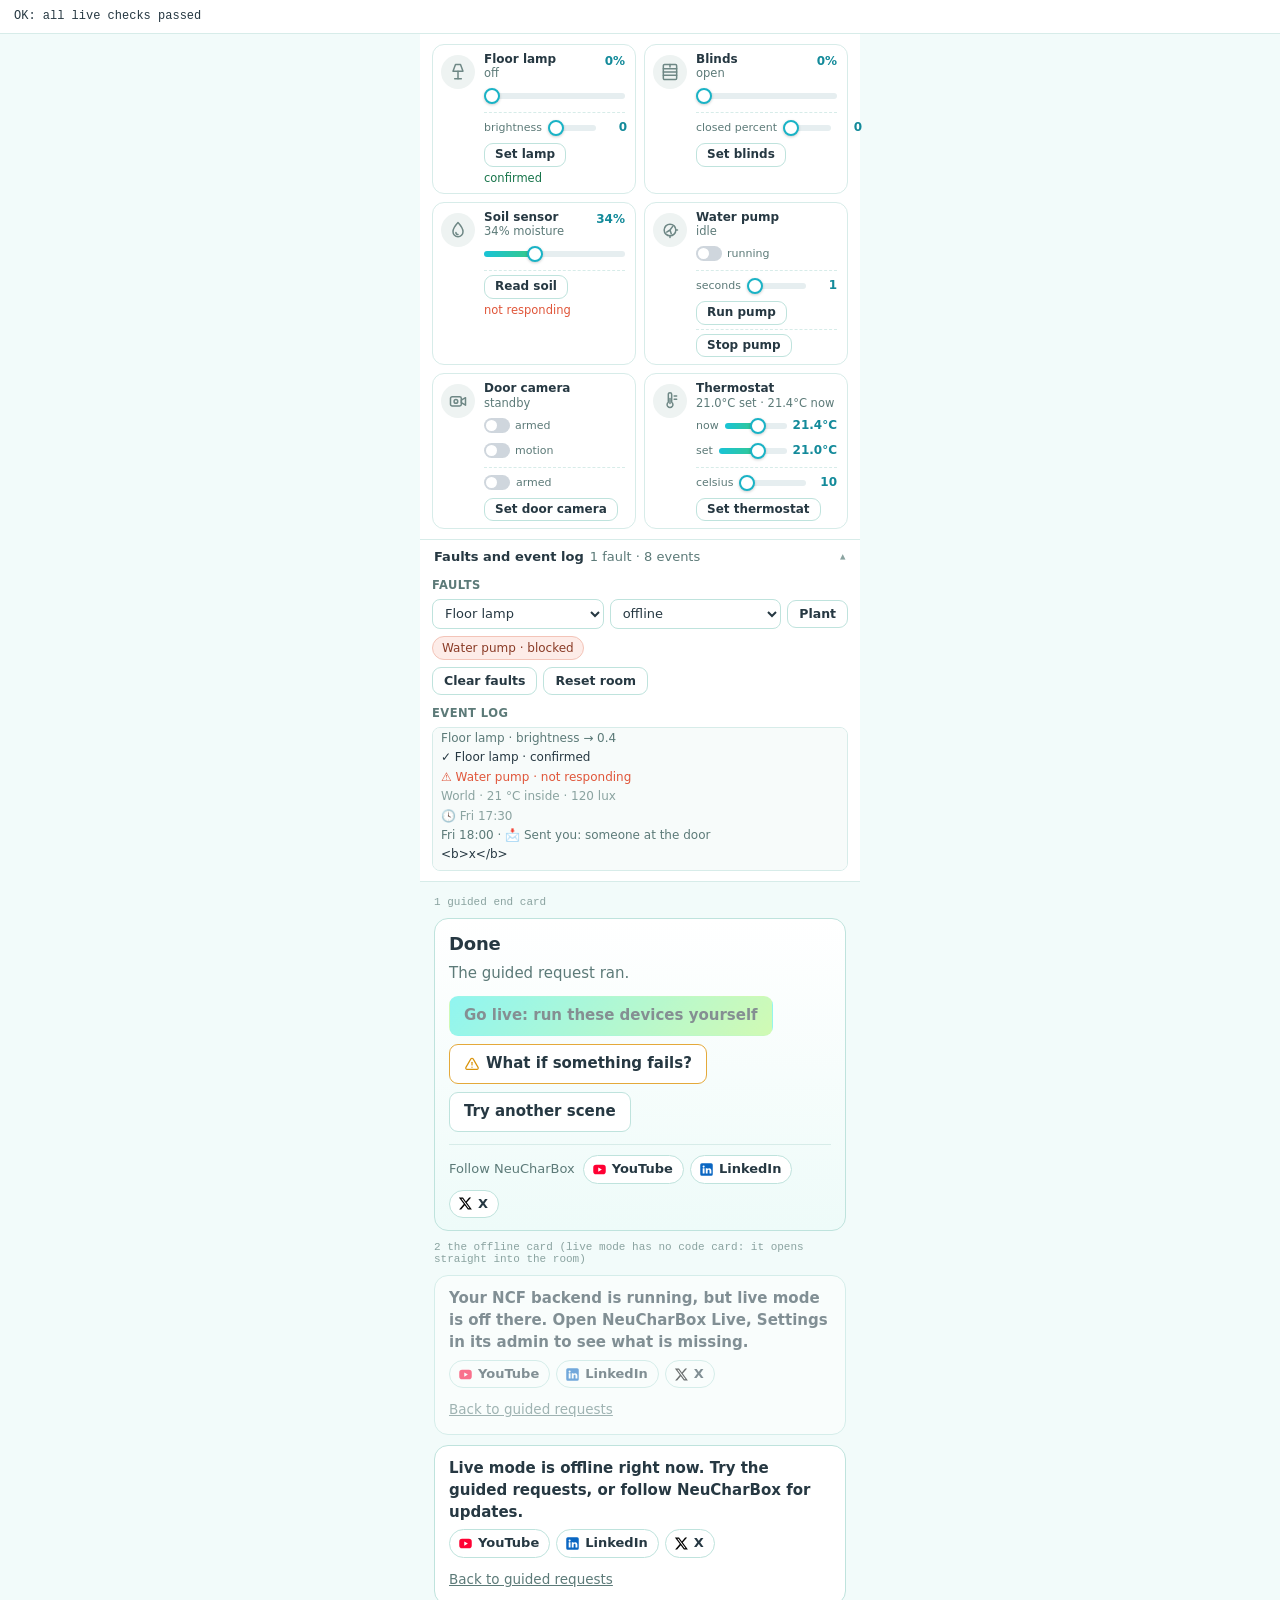
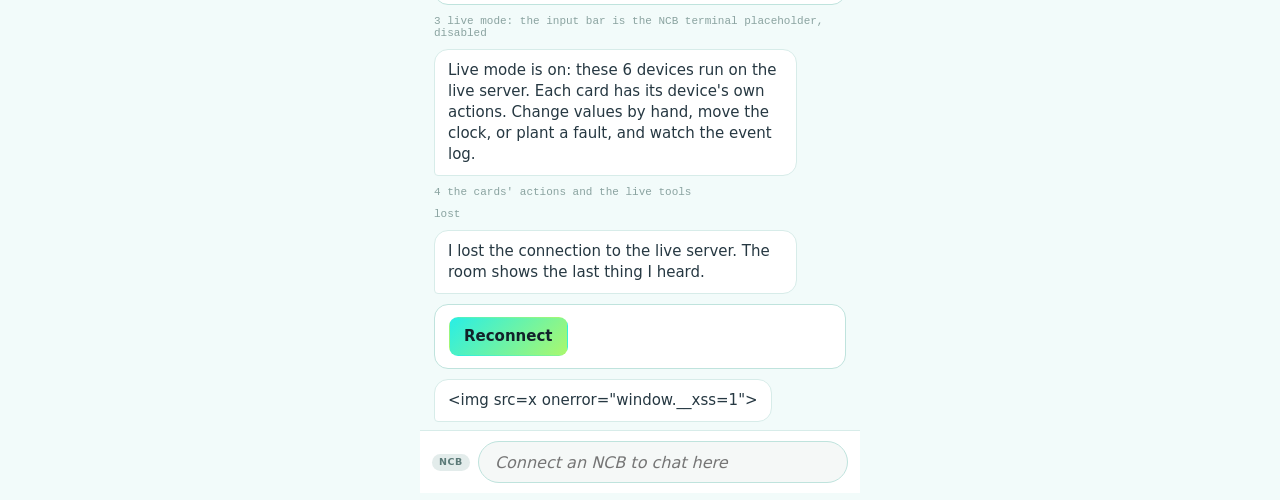
<file: test/live-cards.html>
<!DOCTYPE html>
<html lang="en">
<head>
<meta charset="utf-8">
<meta name="viewport" content="width=device-width, initial-scale=1, viewport-fit=cover">
<title>Live cards QA</title>
<link rel="stylesheet" href="../css/app.css">
<style>
  /* every card state, one after another; the page scrolls, not the log */
  body { height: auto; overflow-y: auto; }
  .qa { max-width: 440px; margin: 0 auto; }
  .qa .chat { height: auto; }
  .qa .chat-log { overflow: visible; flex: none; }
  #qaResult { font: 12px/1.4 monospace; padding: 8px 14px; background: #fff; border-bottom: 1px solid var(--line); }
  #qaResult.bad { color: var(--red); white-space: pre-wrap; }
  /* the live tools under a two-column panel, as on a desktop side column */
  .qa .panel { display: grid; grid-template-columns: repeat(2, minmax(0, 1fr)); gap: 8px; padding: 10px 12px; overflow: visible; }
  .qa .ent { min-width: 0; max-width: none; }
  .qa .ltools { max-height: none; }
</style>
</head>
<body>
<div id="qaResult">running…</div>
<div class="qa"><div class="panel" id="panel"></div><div class="ltools" id="ltools" hidden></div><div class="chat" id="chat"></div></div>
<script type="module">
// Live mode's page parts in a real browser, with the real CSS (no server): the guided end card's live button, the offline
// card, the input bar as the disabled NCB terminal placeholder, a device card's action controls and the live tools
// (faults, Reset room, the event log). What test/live.mjs checks on a stand-in document, here with layout.
import { createChat } from '../js/engine/chat.js';
import { createLiveView } from '../js/engine/livechat.js';
import { createLiveTools } from '../js/engine/livetools.js';
import { createPanel } from '../js/engine/panel.js';
import { createStore } from '../js/engine/store.js';
import { LIVE_COPY, liveDevicesOf, eventLine } from '../js/engine/live.js';
import { HOME_DEVICES } from './fixtures/live-mock.mjs';
import home from '../js/scenes/home.js';

const problems = [];
const ok = (cond, what) => { if (!cond) problems.push(what); };
const $ = (sel, root = document) => root.querySelector(sel);
const $$ = (sel, root = document) => [...root.querySelectorAll(sel)];
const wait = (ms) => new Promise((r) => setTimeout(r, ms));
const hr = (label) => { const d = document.createElement('div'); d.textContent = label; d.style.cssText = 'font:11px monospace;color:#8AA3A0;align-self:stretch'; $('#chatLog').appendChild(d); };

try {
  const chat = createChat($('#chat'), { onPromptText: () => { window.__sent = true; } });
  const view = createLiveView({ chat });

  hr('1 guided end card');
  chat.end({ headline: 'Done', body: 'The guided request ran.' }, { onWhatIf() {}, whatIfLabel: 'What if something fails?', onLive() { window.__liveCalled = true; }, liveLabel: LIVE_COPY.button });
  const go = $('.card.end .live-go');
  ok(go && go.textContent === LIVE_COPY.button, 'live-go label');
  ok($('.card.end .row').firstElementChild === go, 'live-go first in the row');
  go.click(); ok(go.disabled && window.__liveCalled, 'live-go disables and calls onLive');

  hr('2 the offline card (live mode has no code card: it opens straight into the room)');
  let backs = 0;
  const off = view.offline({ text: LIVE_COPY.backendOff }, { onBack: () => backs++ });
  const offCard = $('.card.live-off');
  ok($('.intro', offCard).textContent === LIVE_COPY.backendOff && $$('.social-link', offCard).length === 3, 'offline card: why, and the follow links');
  ok(!$('form, input, select, textarea', offCard), 'no form or field on it');
  ok($('button.back', offCard).textContent === LIVE_COPY.back, 'back button'); $('button.back', offCard).click(); ok(backs === 1, 'Back calls onBack');
  view.offline({}, { onBack() {} });
  ok($$('.card.live-off').at(-1).querySelector('.intro').textContent === LIVE_COPY.offline, 'no text: the default offline line');

  hr('3 live mode: the input bar is the NCB terminal placeholder, disabled');
  view.live(true);
  view.ncb(LIVE_COPY.intro(6));
  const form = $('#chatForm'), input = $('#chatText');
  ok(form.classList.contains('live') && input.placeholder === LIVE_COPY.terminal && input.getAttribute('aria-label') === LIVE_COPY.terminalLabel, 'placeholder and label');
  ok(input.disabled && form.querySelector('button').disabled, 'disabled');
  chat.enableInput(true); ok(input.disabled, 'enableInput(true) cannot turn it on while live');
  form.requestSubmit(); ok(!window.__sent, 'nothing is sent');
  ok(getComputedStyle(form, '::before').content === '"NCB"', 'the NCB badge');
  ok(getComputedStyle(form).display !== 'none' && input.offsetWidth > 0, 'the placeholder shows (on phones too)');

  hr("4 the cards' actions and the live tools");
  const initial = { env: { hour: 16.5 }, hub: { status: 'on', led: 1 }, plan: {} };
  for (const [id, d] of Object.entries(home.devices)) initial[id] = { status: 'online', ...d.initial };
  const store = createStore(initial), panel = createPanel($('#panel'), home, store), runs = [];
  panel.editable(true, { onEdit() {} });
  const tools = createLiveTools($('#ltools'), { slotFor: (id) => panel.slot(id), onRun: (...a) => runs.push(a), onPlant() {}, onClearFaults() {}, onReset() {} });
  tools.show(true); tools.devices(liveDevicesOf(HOME_DEVICES.map((d) => ({ ...d, status: 'online' })), home)); tools.controls({ enabled: true, acting: null }); tools.faults([{ device: 'pump', mode: 'blocked' }]);
  ok($$('.ent .act').length === 7, 'seven actions on the six cards');
  ok($('.ent[data-id="lamp"] .edits').nextElementSibling === $('.ent[data-id="lamp"] .acts'), 'the hand edits, then the actions');
  $('.ent[data-id="lamp"] .act-go').click(); ok(runs.length === 1 && runs[0][1] === 'set_lamp', 'a press runs');
  ok(!$('.ent[data-id="lamp"]').classList.contains('selected'), 'the card is not selected by its controls');
  tools.result('lamp', 'set_lamp', { ok: true, text: 'confirmed' });
  tools.result('soil', 'read_soil', { ok: false, text: 'not responding' });
  ok(getComputedStyle($('.ent[data-id="soil"] .act-res')).color !== getComputedStyle($('.ent[data-id="lamp"] .act-res')).color, 'a failed result is another colour');
  for (const [kind, d] of [['call', { device: 'lamp', label: 'Floor lamp → 40%' }], ['state', { path: 'lamp.brightness', value: 0.4 }], ['result', { device: 'lamp', ok: true, outcome: 'confirmed', text: 'confirmed' }],
    ['fault', { device: 'pump', text: 'not responding' }], ['world', { air: { temp: 21 }, light: { lux: 120 } }], ['clock', { label: 'Fri 17:30' }], ['timeline', { at: 'Fri 18:00', text: 'Sent you: someone at the door', ok: true, kind: 'notify' }]]) tools.log(eventLine(home, kind, d));
  ok($$('.lt-line').length === 7, 'seven log lines');
  tools.controls({ enabled: false, acting: { id: 'pump', verb: 'run_pump' } });
  ok($$('.act-go').every((b) => b.disabled) && $('.ent[data-id="pump"] .act-go').textContent === LIVE_COPY.running, 'busy: disabled, the running one says so');
  tools.controls({ enabled: true, acting: null });
  for (const el of $$('.lt-plant select, .ent .ap-sel')) ok(parseFloat(getComputedStyle(el).fontSize) >= (matchMedia('(max-width: 959px)').matches ? 16 : 12), `font size: ${el.className}`);

  hr('lost');
  view.lost(() => {});
  ok($$('.msg.ncb').some((m) => m.textContent === LIVE_COPY.lost) && $$('.card.action button').some((b) => b.textContent === LIVE_COPY.reconnect), 'lost + reconnect');

  // text, never HTML
  view.ncb('<img src=x onerror="window.__xss=1">'); tools.log({ kind: 'call', text: '<b>x</b>' });
  ok(!window.__xss && !$('.lt-line b'), 'server text is never HTML');

  // leaving live
  view.live(false);
  ok(!form.classList.contains('live') && input.placeholder === 'Or type what you want…' && input.getAttribute('aria-label') === 'Your request', 'live(false) restores');
  chat.enableInput(true); ok(!input.disabled, 'the guided input works again'); chat.enableInput(false);
  view.live(true);
  ok(document.documentElement.scrollWidth <= innerWidth, `no horizontal page scroll (${document.documentElement.scrollWidth} > ${innerWidth})`);
  off.close(); ok(offCard.classList.contains('done') && $('button.back', offCard).disabled, 'offline close()');
} catch (e) {
  problems.push(`threw: ${e.stack || e}`);
}
const out = $('#qaResult');
window.__qa = { problems };
out.textContent = problems.length ? `FAIL (${problems.length})\n${problems.join('\n')}` : 'OK: all live checks passed';
out.className = problems.length ? 'bad' : '';
</script>
</body>
</html>
</file>
<file: css/app.css>
:root {
  --bg: #F2FBFA; --panel: #FFFFFF; --ink: #263842; --ink-2: #5C7A78; --ink-3: #8AA3A0;
  --line: #D7ECE9; --line-2: #BFE3DD; --accent-a: #29EEE5; --accent-b: #AAF86D; --green: #2FBF71; --red: #E0563A; --amber: #E4A93A;
  --font: Inter, "Segoe UI", system-ui, -apple-system, sans-serif;
}
* { box-sizing: border-box; }
html, body { margin: 0; height: 100%; overflow-x: hidden; background: var(--bg); color: var(--ink); font: 15px/1.45 var(--font); -webkit-font-smoothing: antialiased; }
a { color: inherit; }
button { font: inherit; color: inherit; }

.app { height: 100vh; height: 100dvh; display: flex; flex-direction: column; }
.app.picker-mode { height: auto; min-height: 100vh; min-height: 100dvh; }
.top { display: flex; align-items: center; gap: 12px; padding: 10px 16px; background: var(--panel); border-bottom: 1px solid var(--line); position: sticky; top: 0; z-index: 5; }
.top .logo { width: 26px; height: 26px; border-radius: 7px; background: linear-gradient(135deg, var(--accent-a), var(--accent-b)); flex: 0 0 auto; }
.top .brand { font-weight: 650; letter-spacing: -0.01em; }
.top .scene-name { color: var(--ink-2); min-width: 0; white-space: nowrap; overflow: hidden; text-overflow: ellipsis; }
.top .scene-name::before { content: '/'; margin: 0 8px; color: var(--line-2); }
.top .spacer { flex: 1; }
.top a.btn { text-decoration: none; white-space: nowrap; flex: 0 0 auto; }
.top .brand, .top .logo { flex: 0 0 auto; }
.btn { display: inline-block; padding: 8px 14px; border-radius: 9px; border: 1px solid var(--line-2); background: #fff; cursor: pointer; font-weight: 600; text-decoration: none; }
.btn.primary { background: linear-gradient(135deg, var(--accent-a), var(--accent-b)); border-color: transparent; color: #12222A; }
.btn.small { padding: 5px 10px; font-size: 13px; }
.btn:disabled { opacity: .5; cursor: default; }
/* the scene header's Go live button (js/engine/liveentry.js): beside "‹ Scenes", only while live mode is available and not open */
.top .live-top { flex: 0 0 auto; white-space: nowrap; }
.top .live-top[hidden] { display: none; } /* .btn's inline-block would beat the hidden attribute */
.top .live-top:focus-visible { outline: 2px solid var(--accent-a); outline-offset: 2px; }
/* NeuCharBox's accounts (js/engine/social.js): icons in the header, named pills in an end card's "Follow NeuCharBox" line */
.top .social { display: flex; align-items: center; gap: 2px; flex: 0 0 auto; }
.top .social-label { margin-right: 4px; font-size: 13px; color: var(--ink-3); }
.top .social-link { display: grid; place-items: center; width: 30px; height: 30px; border-radius: 8px; color: var(--ink-2); transition: background .15s, color .15s; }
.top .social-link svg { width: 18px; height: 18px; }
.top .social-link:hover { background: #EEF6F5; }
.top .social-link.youtube:hover { color: #FF0033; } .top .social-link.linkedin:hover { color: #0A66C2; } .top .social-link.x:hover { color: #000; }
.social-link:focus-visible { outline: 2px solid var(--accent-a); outline-offset: 1px; }
.card.end .follow { display: flex; flex-wrap: wrap; align-items: center; gap: 6px; margin-top: 12px; padding-top: 10px; border-top: 1px solid var(--line); font-size: 13px; color: var(--ink-2); }
.card.end .follow > span { margin-right: 2px; }
.card.end .follow .social-link { display: inline-flex; align-items: center; gap: 5px; padding: 4px 10px 4px 8px; border: 1px solid var(--line-2); border-radius: 999px; background: #fff; color: var(--ink); font-weight: 600; text-decoration: none; }
.card.end .follow .social-link:hover { border-color: var(--accent-a); }
.card.end .follow .social-link svg { width: 15px; height: 15px; flex: 0 0 auto; }
.card.end .follow .youtube svg { color: #FF0033; } .card.end .follow .linkedin svg { color: #0A66C2; } .card.end .follow .x svg { color: #000; }

/* ---------- picker ---------- */
.picker { max-width: 1100px; margin: 0 auto; padding: 28px 18px 60px; }
.picker h1 { font-size: clamp(26px, 4vw, 40px); font-weight: 650; letter-spacing: -0.02em; margin: 0 0 8px; }
.picker .lede { color: var(--ink-2); max-width: 640px; margin: 0 0 26px; font-size: 17px; }
.scene-grid { display: grid; grid-template-columns: repeat(auto-fill, minmax(230px, 1fr)); gap: 16px; }
.scene-card { display: block; text-decoration: none; background: var(--panel); border: 1px solid var(--line); border-radius: 14px; overflow: hidden; transition: transform .15s, box-shadow .15s; }
.scene-card:hover { transform: translateY(-2px); box-shadow: 0 10px 30px rgba(38,56,66,.10); }
.scene-card .thumb { aspect-ratio: 16/10; background: var(--thumb, linear-gradient(135deg,#DDF4F2,#BFE3DD)); position: relative; }
.scene-card .thumb::after { content: attr(data-n); position: absolute; left: 10px; top: 9px; font-size: 12px; font-weight: 700; color: var(--ink); background: rgba(255,255,255,.72); padding: 1px 7px; border-radius: 6px; letter-spacing: .08em; }
.scene-card .thumb .icons { position: absolute; inset: 0; display: flex; align-items: center; justify-content: center; gap: 12px; padding: 0 12px; color: rgba(38,56,66,.62); }
.scene-card .thumb.dark .icons { color: rgba(255,255,255,.78); }
.scene-card .thumb .icons svg { width: 28px; height: 28px; flex: 0 1 auto; min-width: 0; }
.scene-card .thumb .icons svg:first-child { width: 40px; height: 40px; margin-right: 6px; }
.scene-card .body { padding: 12px 14px 14px; }
.scene-card h3 { margin: 0 0 4px; font-size: 17px; font-weight: 650; }
.scene-card p { margin: 0; color: var(--ink-2); font-size: 14px; }
.scene-card .tag { display: inline-block; margin-top: 8px; font-size: 11px; color: var(--ink-3); text-transform: uppercase; letter-spacing: .08em; }
.picker .foot { margin-top: 28px; color: var(--ink-3); font-size: 13px; }

/* ---------- scene layout ---------- */
.beats { display: flex; gap: 4px; padding: 8px 16px 0; background: var(--panel); }
.beats button { flex: 1; border: 0; background: transparent; padding: 6px 0 8px; font-size: 12px; color: var(--ink-3); border-bottom: 3px solid var(--line); cursor: pointer; text-transform: uppercase; letter-spacing: .06em; }
.beats button.done { color: var(--ink-2); border-color: var(--line-2); }
.beats button.now { color: var(--ink); border-image: linear-gradient(90deg, var(--accent-a), var(--accent-b)) 1; }
.beats button:disabled { cursor: default; }
.beats button[hidden] { display: none; } /* Recover, outside what-if runs */
.beats button:disabled:not(.now) { opacity: .6; }
.beats button:not(:disabled):not(.now) { color: var(--ink-2); border-color: var(--line-2); }
.beats button:not(:disabled):not(.now)::after { content: ' ›'; }
.beats button:not(:disabled):not(.now):hover { color: var(--ink); border-color: var(--accent-a); }

/* Stacked (phones): room, status, device cards, the live tools (live mode only; an empty row otherwise), then the chat in
   the last row, whatever shows above it (the custom scene, before build mode opens, has only the room and the chat). */
.stage { flex: 1; min-height: 0; min-width: 0; display: grid; grid-template-columns: minmax(0, 1fr); grid-template-rows: auto auto auto auto minmax(0, 1fr); }
.stage .chat { grid-row: -2 / -1; }
.room { position: relative; background: #DCEBF3; min-height: 0; min-width: 0; overflow: hidden; }
.room canvas { width: 100%; max-width: 100%; height: min(75vw, 42dvh); display: block; touch-action: none; }
.room .hint { position: absolute; right: 10px; top: 10px; max-width: calc(100% - 100px); white-space: nowrap; overflow: hidden; text-overflow: ellipsis; font-size: 11px; color: rgba(255,255,255,.85); background: rgba(20,30,40,.45); padding: 4px 8px; border-radius: 999px; pointer-events: none; }
.status { display: flex; flex-wrap: wrap; align-items: center; gap: 8px; padding: 6px 14px; font-size: 13px; color: var(--ink-2); background: var(--panel); border-top: 1px solid var(--line); min-height: 32px; }
.status::before { content: ''; width: 8px; height: 8px; border-radius: 50%; background: linear-gradient(135deg, var(--accent-a), var(--accent-b)); flex: 0 0 auto; }
.status .stext { flex: 1 1 12ch; min-width: 0; }
.status.bad { color: var(--ink); } .status.bad::before { background: var(--red); }
.room canvas:focus-visible { outline: 2px solid var(--accent-a); outline-offset: -2px; }
.room .reset { position: absolute; left: 10px; top: 10px; font-size: 11px; color: #fff; background: rgba(20,30,40,.5); border: 0; padding: 5px 9px; border-radius: 999px; cursor: pointer; }
.room .reset:hover { background: rgba(20,30,40,.75); }
.side { display: contents; }
/* device dashboard: Home-Assistant-style tiles */
.panel { display: flex; gap: 8px; padding: 8px 0 8px 12px; overflow-x: auto; background: var(--panel); border-top: 1px solid var(--line); scrollbar-width: thin; scroll-padding-inline: 12px; }
/* the strip's end space (gap 8 + 4 = the 12 px start padding): trailing padding isn't scrollable in every engine */
.panel::after { content: ''; flex: 0 0 4px; }
.ent { -webkit-user-select: none; user-select: none; -webkit-touch-callout: none; position: relative; flex: 0 0 auto; display: flex; align-items: center; gap: 9px; min-width: 150px; max-width: 200px; text-align: left; border: 1px solid var(--line); border-radius: 12px; padding: 7px 10px 7px 8px; background: #fff; font-size: 12px; cursor: pointer; transition: border-color .15s, box-shadow .15s, opacity .3s; }
.ent .ico { flex: 0 0 auto; width: 34px; height: 34px; border-radius: 50%; display: grid; place-items: center; background: #EEF3F2; color: #6E8785; transition: background .25s, color .25s; }
.ent .ico svg { width: 20px; height: 20px; }
.ent .txt { flex: 1 1 auto; min-width: 0; display: flex; flex-direction: column; } /* the whole text column: every bar spans it */
.ent b { font-size: 12px; font-weight: 650; color: var(--ink); line-height: 1.2; white-space: nowrap; overflow: hidden; text-overflow: ellipsis; }
.ent .val { color: var(--ink-2); font-size: 11.5px; white-space: nowrap; overflow: hidden; text-overflow: ellipsis; }
.ent.offline { opacity: .5; } .ent.offline .ico { background: #F1F3F3; color: #B4BDBC; }
.ent.on .ico { background: #FFF1CC; color: #D9930A; }
.ent.busy .ico { background: #DCEFFF; color: #1E7FD8; }
.ent.bad { border-color: var(--red); } .ent.bad .ico { background: #FDE4DF; color: var(--red); } .ent.bad .val { color: var(--red); font-weight: 600; }
.ent.selected { border-color: var(--accent-a); box-shadow: 0 0 0 3px rgba(41,238,229,.25); }
.ent .ctl { display: flex; align-items: center; margin-top: 4px; height: 12px; }
.ent .ctl[hidden] { display: none; }
.ent .bar { flex: 1; min-width: 60px; height: 4px; border-radius: 4px; background: #e6eaef; overflow: hidden; }
.ent .bar > i { display: block; height: 100%; width: 0; border-radius: 4px; background: #0f9d76; transition: width .25s; }
.ent .sw { position: relative; flex: 0 0 auto; width: 22px; height: 12px; border-radius: 999px; background: #cfd6dd; transition: background .2s; }
.ent .sw::after { content: ''; position: absolute; top: 2px; left: 2px; width: 8px; height: 8px; border-radius: 50%; background: #fff; transition: transform .2s; }
.ent .sw.on { background: #0f9d76; } .ent .sw.on::after { transform: translateX(10px); }
.ent.bad .bar > i, .ent.bad .sw.on { background: var(--red); }
.ent.bad .bar, .ent.bad .sw { background: #F3C4B8; } /* a fault turns the control red at 0 % or off too */
/* over the tile's top-right corner, out of the flow: a marked tile keeps its size (no value pushed onto a second line) */
.ent .badge { display: none; position: absolute; top: -7px; right: 6px; font-size: 9.5px; line-height: 11px; font-weight: 700; letter-spacing: .04em; padding: 1px 6px; border-radius: 999px; white-space: nowrap; }
.ent.marked-just .badge, .ent.marked-busy .badge { display: inline-block; }
.ent.marked-just .badge { background: #E7F7F0; color: #17744A; }
.ent.marked-busy .badge { background: #DCEFFF; color: #1667B3; }
.ent.marked-just { border-color: var(--accent-a); box-shadow: 0 0 0 3px rgba(41,238,229,.22); }
.ent.marked-busy { border-color: #93c5fd; }
.ent.bad .badge { display: none; }
.ent.bad.marked-just, .ent.bad.marked-busy { border-color: var(--red); box-shadow: none; } /* a fault wins */
.ent.pop { animation: tilepop .7s cubic-bezier(.2,.9,.3,1.4); }
@keyframes tilepop { 0% { transform: scale(.85); box-shadow: 0 0 0 0 rgba(41,238,229,.6); } 40% { transform: scale(1.06); } 100% { transform: scale(1); box-shadow: 0 0 0 10px rgba(41,238,229,0); } }
.ent.bad.pop { animation-name: tilepop-bad; } /* a fault pops with a red halo, like its red ring: no cyan beside the red */
@keyframes tilepop-bad { 0% { transform: scale(.85); box-shadow: 0 0 0 0 rgba(224,86,58,.55); } 40% { transform: scale(1.06); } 100% { transform: scale(1); box-shadow: 0 0 0 10px rgba(224,86,58,0); } }

/* ---------- chat ---------- */
.chat { display: flex; flex-direction: column; background: var(--bg); border-top: 1px solid var(--line); min-height: 0; }
.chat-log { flex: 1; overflow-y: auto; padding: 14px 14px 8px; display: flex; flex-direction: column; gap: 10px; scroll-behavior: smooth; }
.chat-input { display: flex; gap: 8px; padding: 10px 12px calc(10px + env(safe-area-inset-bottom)); background: var(--panel); border-top: 1px solid var(--line); position: sticky; bottom: 0; }
.chat-input input { flex: 1; min-width: 0; height: 42px; border-radius: 21px; border: 1px solid var(--line-2); padding: 0 16px; font: inherit; font-size: 16px; background: #fff; outline: none; }
.chat-input input:focus { border-color: var(--accent-a); box-shadow: 0 0 0 3px rgba(41,238,229,.2); }
.chat-input input:disabled { background: #F5F8F7; }
.chat-input button { width: 42px; height: 42px; border-radius: 50%; border: 0; background: linear-gradient(135deg, var(--accent-a), var(--accent-b)); cursor: pointer; font-size: 15px; color: #12222A; flex: 0 0 auto; }
.chat-input button:disabled { opacity: .45; cursor: default; }
.chat-log:focus { outline: none; }
.msg { max-width: 88%; padding: 10px 13px; border-radius: 14px; line-height: 1.4; white-space: pre-line; overflow-wrap: anywhere; animation: pop .18s ease-out; }
.msg.me { align-self: flex-end; background: var(--ink); color: #fff; border-bottom-right-radius: 4px; }
.msg.ncb { align-self: flex-start; background: var(--panel); border: 1px solid var(--line); border-bottom-left-radius: 4px; }
.msg.alert { border-color: var(--red); } .msg.alert b { display: block; color: var(--red); margin-bottom: 3px; }
/* A calm note (title starting with 📝): nothing is wrong enough to alarm anyone. */
.msg.alert.note { border-color: var(--line-2); } .msg.alert.note b { color: var(--ink); }
.msg.typing { display: flex; gap: 4px; padding: 12px 14px; }
.msg.typing span { width: 6px; height: 6px; border-radius: 50%; background: var(--ink-3); animation: blink 1s infinite; }
.msg.typing span:nth-child(2) { animation-delay: .2s; } .msg.typing span:nth-child(3) { animation-delay: .4s; }
@keyframes blink { 0%, 80%, 100% { opacity: .25; } 40% { opacity: 1; } }
@keyframes pop { from { transform: translateY(6px); opacity: 0; } to { transform: none; opacity: 1; } }
.chips { display: flex; flex-wrap: wrap; gap: 8px; align-self: stretch; padding: 4px 0; }
.chip { border: 1px solid var(--line-2); background: #fff; border-radius: 999px; padding: 8px 13px; font-size: 14px; cursor: pointer; text-align: left; overflow-wrap: anywhere; }
.chip:hover { border-color: var(--accent-a); }
.card { align-self: stretch; background: var(--panel); border: 1px solid var(--line-2); border-radius: 14px; padding: 12px 14px; animation: pop .18s ease-out; }
.card { overflow-wrap: anywhere; }
.card .intro { margin: 0 0 8px; font-weight: 600; }
.card ol, .card ul { margin: 0 0 10px; padding-left: 20px; }
.card li { margin: 4px 0; }
.card li .link { border: 0; background: none; color: var(--ink-2); text-decoration: underline; cursor: pointer; margin-left: 8px; font-size: 13px; }
.card .row { display: flex; gap: 8px; flex-wrap: wrap; }
.card.end .btn.more { background: #fff; }
.card .row.col { flex-direction: column; align-items: stretch; }
.card .row.col .btn { text-align: left; }
.card .btn.approve { background: linear-gradient(135deg, var(--accent-a), var(--accent-b)); border-color: transparent; color: #12222A; }
.card.done .btn.approve { background: #E7F7F0; color: #1E8F55; }
.card.done .link { display: none; }
.card.halt.done .btn.approve:not(.chosen) { background: #fff; color: var(--ink); border-color: var(--line-2); }
.card.done .btn.chosen { opacity: 1; background: #E7F7F0; color: #1E8F55; border-color: #BFE3DD; }
.card.plan.skipped .btn.approve { background: #F1F5F4; color: var(--ink-2); }
.card.plan.stopped .btn.approve { background: #F1F5F4; color: var(--ink-3); } /* live mode took over before it ran (chat.stopPending) */
.card .btn.decline { background: #fff; color: var(--ink-2); }
.card.plan.declined .btn.approve { background: #F1F5F4; color: var(--ink-3); }
.card.plan.declined .btn.decline.chosen { opacity: 1; background: #FDECE8; color: #B5412A; border-color: #F3C4B8; }
.card.plan.declined ol { color: var(--ink-3); text-decoration: line-through; text-decoration-color: rgba(92,122,120,.45); }
.card.fail { border-color: var(--red); }
.app.failed .beats, .app.failed .room, .app.failed .panel { display: none; }
.app.failed .status { border-top: 0; } /* sits right under the header's own border */
.app.failed .stage { display: block; overflow-y: auto; }
.app.failed .side { display: block; max-width: 640px; margin: 0 auto; border: 0; }
.card.action { display: flex; justify-content: flex-start; }
.card.action.done, .card.qr.done { opacity: .55; pointer-events: none; }
.card.qr { display: flex; gap: 14px; align-items: center; }
.card.qr p { margin: 2px 0 8px; color: var(--ink-2); font-size: 13px; }
.qr-code { flex: 0 0 auto; width: 84px; height: 84px; display: grid; grid-template-columns: repeat(7, 1fr); gap: 2px; padding: 6px; background: #fff; border: 1px solid var(--line); border-radius: 8px; }
.qr-code i { background: #E9F1EF; border-radius: 1px; } .qr-code i.on { background: var(--ink); }
.card.halt { border-color: var(--amber); }
.card.replan { border-color: var(--green); }
.card.replan .needs { margin: 6px 0 0; color: var(--ink); background: #FFF7E8; border: 1px solid #F3DDB0; padding: 8px 10px; border-radius: 8px; }
/* live mode: the input bar is a disabled placeholder where a future NCB terminal goes (NCB badge), and the offline card */
.chat-input.live::before { content: 'NCB'; align-self: center; flex: 0 0 auto; font-size: 9.5px; font-weight: 700; letter-spacing: .06em; line-height: 1.5; padding: 1px 7px; border-radius: 999px; background: #E3ECEB; color: var(--ink-2); }
.chat-input.live input:disabled { font-style: italic; cursor: not-allowed; }
.chat-input.live button { display: none; } /* nothing to send */
/* Phones: an end card taller than the chat log is shown from its top (chat.js). With the live button it needs one more
   line of buttons, which a small phone (360 x 640) can't fit under the story: the buttons then stay in view at the foot
   of the log, over the end of the story, until the visitor scrolls on. Where the card fits, nothing moves. (Desktop's
   log is tall enough, and its history never gets a row of buttons riding over its own text.) */
@media (max-width: 959px) {
  .card.end:has(.live-go) .row { position: sticky; bottom: 0; z-index: 1; margin: -6px 0; padding: 6px 0; background: var(--bg); }
  .chat-input.live.off { display: flex; } /* the placeholder stays: it is off, never hidden */
}
.card.live-off .intro { margin-bottom: 6px; }
.card.live-off .lnk { display: inline-block; margin: 2px 12px 0 0; padding: 2px 0; border: 0; background: none; color: var(--ink-2); font-size: 13.5px; text-decoration: underline; cursor: pointer; }
.card.live-off.done { opacity: .55; pointer-events: none; }
.card.live-off .follow { display: flex; flex-wrap: wrap; align-items: center; gap: 6px; margin: 4px 0 8px; font-size: 13px; color: var(--ink-2); }
.card.live-off .follow .social-link { display: inline-flex; align-items: center; gap: 5px; padding: 4px 10px 4px 8px; border: 1px solid var(--line-2); border-radius: 999px; background: #fff; color: var(--ink); font-weight: 600; text-decoration: none; }
.card.live-off .follow .social-link:hover { border-color: var(--accent-a); }
.card.live-off .follow .social-link svg { width: 15px; height: 15px; flex: 0 0 auto; }
.card.live-off .follow .youtube svg { color: #FF0033; } .card.live-off .follow .linkedin svg { color: #0A66C2; } .card.live-off .follow .x svg { color: #000; }
.card.end { background: linear-gradient(180deg, #fff, #EEFBF9); text-align: left; }
.card.end h3 { margin: 0 0 6px; font-size: 18px; letter-spacing: -0.01em; text-wrap: balance; } /* no one-word last line on a phone */
.card.end p { margin: 0 0 12px; color: var(--ink-2); }
/* end card: "What if something fails?" / "Try another failure" (a warning sign, then the label) */
.card.end .btn.whatif { display: inline-flex; align-items: center; gap: 6px; background: #fff; border-color: var(--amber); }
.card.end .btn.whatif svg { width: 16px; height: 16px; flex: 0 0 auto; color: #D9930A; }
.card.end .btn.whatif:not(:disabled):hover { background: #FFF8E8; }
/* the picker of failures: tiles like the dashboard's, two or more to a row; the specials full width under "Or" */
.card.failures .intro { margin-bottom: 2px; }
.card.failures .sec { margin: 10px 0 6px; font-size: 11px; font-weight: 650; letter-spacing: .07em; text-transform: uppercase; color: var(--ink-3); }
.card.failures .tiles { display: grid; grid-template-columns: repeat(auto-fill, minmax(138px, 1fr)); gap: 8px; }
.card.failures .tiles.special { grid-template-columns: minmax(0, 1fr); }
.pick { display: flex; align-items: center; gap: 9px; min-width: 0; text-align: left; border: 1px solid var(--line); border-radius: 12px; padding: 7px 10px 7px 8px; background: #fff; font-size: 12px; cursor: pointer; transition: border-color .15s, box-shadow .15s, opacity .2s; }
.pick .ico { flex: 0 0 auto; width: 34px; height: 34px; border-radius: 50%; display: grid; place-items: center; background: #EEF3F2; color: #6E8785; transition: background .2s, color .2s; }
.pick .ico svg { width: 20px; height: 20px; }
.pick .txt { min-width: 0; display: flex; flex-direction: column; }
.pick b { font-size: 12.5px; font-weight: 650; color: var(--ink); line-height: 1.25; overflow-wrap: anywhere; }
.pick .hint { margin-top: 1px; color: var(--ink-3); font-size: 11px; line-height: 1.25; }
.pick.special .ico { background: #FFF1CC; color: #D9930A; }
.pick:not(:disabled):hover { border-color: var(--red); }
.pick:not(:disabled):hover .ico { background: #FDE4DF; color: var(--red); }
.pick:focus-visible { outline: none; border-color: var(--accent-a); box-shadow: 0 0 0 3px rgba(41,238,229,.35); }
.card.failures.done .pick { opacity: .45; cursor: default; }
.card.failures.done .pick.chosen { opacity: 1; border-color: var(--red); }
.card.failures.done .pick.chosen .ico { background: #FDE4DF; color: var(--red); }

@media (min-width: 960px) {
  .stage { grid-template-columns: minmax(0, 1fr) 440px; grid-template-rows: minmax(0, 1fr) auto; min-height: 0; }
  .room { grid-column: 1; grid-row: 1; }
  .room canvas { position: absolute; inset: 0; aspect-ratio: auto; height: 100%; width: 100%; }
  .status { grid-column: 1; grid-row: 2; }
  .side { display: flex; flex-direction: column; grid-column: 2; grid-row: 1 / 3; min-height: 0; border-left: 1px solid var(--line); }
  .panel { display: grid; grid-template-columns: repeat(2, minmax(0, 1fr)); gap: 8px; padding: 10px 12px; overflow: visible; border-top: 0; flex: 0 0 auto; max-height: 46%; overflow-y: auto; }
  .panel::after { display: none; }
  .ent { min-width: 0; max-width: none; }
  .ent .val { white-space: normal; display: -webkit-box; -webkit-box-orient: vertical; -webkit-line-clamp: 2; line-clamp: 2; line-height: 1.3; }
  .chat { flex: 1; min-height: 0; border-top: 1px solid var(--line); }
}

@media (max-width: 959px) {
  .room canvas { height: clamp(140px, calc(100dvh - 420px), min(75vw, 42dvh)); }
  /* Live mode (.live-edit) adds the editing rows and the action buttons: they lift the strip from ~50 to ~110 px and the
     status row takes two lines (the clock beside it); and the live tools' head line (36 px, folded). The room gives up
     that height (74 + 36 px), not the chat. */
  .app.live-edit .room canvas { height: max(110px, calc(clamp(140px, calc(100dvh - 420px), min(75vw, 42dvh)) - 110px)); }
  .app.live-edit .status { min-height: 46px; } /* two lines of status text, always: the row doesn't jump with the message */
  .ent { max-width: 240px; }
  .ent .ctl[hidden] { display: flex; visibility: hidden; } /* same tile height with or without a control */
  /* A slimmer strip, so the control row costs 1 px, not 13: at 360 x 640 an end card shown from its top keeps its
     buttons in view. (The strip's 6 px still holds a badge, which sits 6 px over its tile's top edge.) */
  .panel { padding-top: 6px; padding-bottom: 6px; }
  .ent { padding-top: 5px; padding-bottom: 5px; }
  .ent .ctl { margin-top: 2px; height: 10px; }
  .ent .sw { width: 18px; height: 10px; } .ent .sw::after { width: 6px; height: 6px; } .ent .sw.on::after { transform: translateX(8px); }
  /* No disabled input bar while a request runs or an end card is up (chat.js marks it .off): the conversation gets its
     height, so an end card and its buttons fit on a phone. It is back with the chips, when there is something to type. */
  .chat-input.off { display: none; }
}

/* phones held sideways: room left, dashboard and chat right (stacked, the chat got 33 px) */
@media (max-width: 959px) and (orientation: landscape) and (max-height: 540px) {
  .top, .beats { padding-left: max(12px, env(safe-area-inset-left)); padding-right: max(12px, env(safe-area-inset-right)); }
  .top { padding-top: 6px; padding-bottom: 6px; }
  .beats { padding-top: 4px; }
  .beats button { padding: 3px 0 5px; }
  .stage { grid-template-columns: minmax(0, 1fr) minmax(300px, 46%); grid-template-rows: minmax(0, 1fr) auto; padding-left: env(safe-area-inset-left); padding-right: env(safe-area-inset-right); }
  .room { grid-column: 1; grid-row: 1; }
  .room canvas, .app.live-edit .room canvas { position: absolute; inset: 0; width: 100%; height: 100%; }
  .app.live-edit .status { min-height: 32px; }
  .status { grid-column: 1; grid-row: 2; }
  .side { display: flex; flex-direction: column; grid-column: 2; grid-row: 1 / 3; min-height: 0; border-left: 1px solid var(--line); }
  .panel { flex: 0 0 auto; border-top: 0; }
  .chat { flex: 1; min-height: 0; }
  .chat-input { padding-top: 6px; padding-bottom: calc(6px + env(safe-area-inset-bottom)); }
}

@media (max-width: 520px) {
  .top { gap: 8px; padding: 8px 12px; }
  .top .brand { display: none; }
  .top .btn.secondary { padding: 5px 9px; font-size: 12.5px; }
  .top .btn.primary { padding: 5px 10px; font-size: 12.5px; }
  .top .social-label { display: none; }
  .app:not(.picker-mode) .top .social { display: none; } /* room for the scene's name; every end card has the links */
  .top .scene-name::before { content: none; }
  .top .spacer { display: none; } .top .spacer + .btn, .top .spacer + .social { margin-left: auto; } /* one gap less: "Home, away for a week" fits at 360 px */
  .top .spacer + .live-top[hidden] + .btn { margin-left: auto; } /* Go live (first after the spacer) hidden: "‹ Scenes" stays at the right */
  .app.picker-mode .top .brand { display: block; }
  .app.picker-mode .top .scene-name::before { content: '/'; }
  .scene-card .thumb { aspect-ratio: 16/6; }
  .beats { padding: 6px 8px 0; gap: 2px; }
  .beats button { font-size: 10.5px; letter-spacing: .03em; }
  .beats button:not(:disabled):not(.now)::after { content: ''; }
  .beats button:not(:disabled):not(.now) { text-decoration: underline dotted; text-underline-offset: 3px; }
  .card.end { padding: 11px 12px; } /* a little tighter on a phone, so the headline, the story, the buttons and the follow line fit */
  .card.end h3 { font-size: 17px; line-height: 1.3; margin-bottom: 4px; }
  .card.end p { margin-bottom: 10px; }
  .card.end .row { gap: 6px; }
  .card.end .row .btn { padding: 7px 12px; }
  .card.end .follow { margin-top: 10px; padding-top: 8px; }
  .card.end .follow .long { display: none; } /* "Follow" and the three links on one line */
  .card.failures .tiles { grid-template-columns: repeat(2, minmax(0, 1fr)); gap: 6px; }
  .card.failures .tiles.special { grid-template-columns: minmax(0, 1fr); }
  .pick { gap: 7px; padding: 6px 8px 6px 6px; }
  .pick .ico { width: 30px; height: 30px; } .pick .ico svg { width: 18px; height: 18px; }
}

/* the narrowest phones (360 px): smaller end-card type, so its last two buttons share a row and the follow line stays one line */
@media (max-width: 380px) {
  .card.end { padding: 10px 11px; }
  .card.end h3 { font-size: 16.5px; }
  .card.end p { font-size: 14px; line-height: 1.4; }
  .card.end .row .btn { font-size: 13px; padding: 7px 10px; }
  .card.end .follow { gap: 5px; font-size: 12.5px; }
  .card.end .follow .social-link { padding: 4px 8px 4px 7px; }
}

/* ---- editable cards (live mode): controls right on the card, and the clock beside the status line ---- */
.ent:focus-visible { outline: 2px solid var(--accent-a); outline-offset: 2px; }
.ent .edits { display: flex; flex-direction: column; gap: 3px; margin-top: 4px; }
.clockctl[hidden], .clockctl .clk-pick[hidden], .clockctl .clk-why[hidden] { display: none; }
.ent.has-edits .ctl, .ent.has-edits[class] .ctl[hidden] { display: none; } /* the controls replace the display bar and switch */
.ent .erow { display: flex; align-items: center; gap: 6px; min-height: 22px; min-width: 0; }
.ent .erow.switch { gap: 5px; }
.ent .elab { flex: 0 0 auto; font-size: 11px; color: var(--ink-2); }
.ent .eval { flex: 0 0 auto; min-width: 3.2ch; text-align: right; font-size: 12px; font-weight: 650; color: #138a9a; font-variant-numeric: tabular-nums; }
.ent .edits.one { padding-right: 0; }
.ent .edits.one .eval { position: absolute; right: 10px; top: 8px; }
.ent .edits.one .erow { padding-top: 0; }
.ent .edit-range { -webkit-appearance: none; appearance: none; flex: 1 1 auto; min-width: 48px; height: 22px; margin: 0; padding: 0; background: transparent; cursor: pointer; --fill: 0%; }
.ent .edit-range:focus-visible { outline: 2px solid var(--accent-a); outline-offset: 2px; border-radius: 6px; }
.ent .edit-range::-webkit-slider-runnable-track { height: 6px; border-radius: 6px; background: linear-gradient(90deg, #19c3d6, #36c98a) left / var(--fill) 100% no-repeat, #e6eef0; }
.ent .edit-range::-webkit-slider-thumb { -webkit-appearance: none; appearance: none; width: 16px; height: 16px; margin-top: -5px; border-radius: 50%; background: #fff; border: 2px solid #19b3c6; box-shadow: 0 1px 3px rgba(0,0,0,.2); }
.ent .edit-range::-moz-range-track { height: 6px; border-radius: 6px; background: #e6eef0; }
.ent .edit-range::-moz-range-progress { height: 6px; border-radius: 6px; background: linear-gradient(90deg, #19c3d6, #36c98a); }
.ent .edit-range::-moz-range-thumb { width: 12px; height: 12px; border-radius: 50%; background: #fff; border: 2px solid #19b3c6; box-shadow: 0 1px 3px rgba(0,0,0,.2); }
.ent .edit-sw { border: 0; padding: 0; cursor: pointer; width: 26px; height: 15px; }
.ent .edit-sw::after { top: 2px; left: 2px; width: 11px; height: 11px; }
.ent .edit-sw.on { background: #36c98a; } .ent .edit-sw.on::after { transform: translateX(11px); }
.ent .edit-sw::before { content: ''; position: absolute; inset: -9px -5px; } /* a bigger hit area than the switch itself */
.ent .edit-sw:focus-visible { outline: 2px solid var(--accent-a); outline-offset: 2px; }
.ent.bad .edit-sw.on { background: #F3C4B8; }
.ent .edit-range:disabled, .ent .edit-sw:disabled { opacity: .45; cursor: default; }
.ent .edit-range:disabled { pointer-events: none; }

.clockctl { display: flex; flex-wrap: wrap; align-items: center; gap: 6px; margin-left: auto; font-size: 12px; color: var(--ink-2); }
.clockctl .clk-label { font-weight: 650; color: var(--ink); margin-right: 2px; }
.clockctl .clk-pick { display: flex; align-items: center; gap: 6px; flex-wrap: wrap; }
.clockctl .clk-btn { min-height: 26px; padding: 2px 10px; border: 1px solid #9fd9e1; border-radius: 999px; background: #fff; color: #138a9a; font-size: 12px; font-weight: 600; cursor: pointer; }
.clockctl .clk-btn:hover:not(:disabled) { border-color: var(--accent-a); }
.clockctl .clk-btn:disabled { color: var(--ink-3); border-color: var(--line-2); cursor: default; }
.clockctl .clk-btn:focus-visible, .clockctl select:focus-visible, .clockctl input:focus-visible { outline: 2px solid var(--accent-a); outline-offset: 1px; }
.clockctl .clk-why { font-size: 12px; color: var(--ink-2); line-height: 1.3; }
.clockctl .clk-day, .clockctl .clk-time { min-height: 26px; padding: 1px 6px; border: 1px solid var(--line-2); border-radius: 8px; background: #fff; font: inherit; font-size: 12px; color: var(--ink); }
@media (max-width: 959px) {
  .ent.has-edits { align-items: flex-start; max-width: 260px; }
  .ent.has-edits .ico { margin-top: 3px; }
  .ent .erow { min-height: 32px; }
  .ent .edit-range { height: 32px; min-width: 70px; }
  .ent .edits.one .eval { top: 6px; }
  .ent .edits { margin-top: 2px; gap: 0; }
  .clockctl .clk-btn, .clockctl .clk-day, .clockctl .clk-time { min-height: 32px; }
  .clockctl .clk-day, .clockctl .clk-time { font-size: 16px; } /* no zoom on focus */
  /* The clock control sits in the status row, beside the status text (which gives up width, up to two lines), so live mode
     costs the chat no row of its own. Open, its picker (or the reason, a sentence) takes the row's second line. */
  .status:has(.clockctl:not([hidden])) { flex-wrap: nowrap; }
  .status:has(.clockctl:not([hidden])) .stext { flex: 1 1 0; line-height: 1.25; display: -webkit-box; -webkit-box-orient: vertical; -webkit-line-clamp: 2; line-clamp: 2; overflow: hidden; }
  .clockctl { flex: 0 0 auto; flex-wrap: nowrap; gap: 4px; margin-left: 0; }
  .clockctl .clk-btn { padding: 2px 8px; }
  .status:has(.clk-pick:not([hidden])), .status:has(.clk-why:not([hidden])) { flex-wrap: wrap; }
  .status:has(.clk-pick:not([hidden])) .clockctl, .status:has(.clk-why:not([hidden])) .clockctl { flex: 1 1 100%; flex-wrap: wrap; }
}

/* ---- live mode: the live tools under the device cards (js/engine/livetools.js): faults, Reset room, the event log ---- */
.ltools[hidden], .ltools .lt-body[hidden], .ltools [hidden] { display: none; }
.ltools { position: relative; min-width: 0; background: var(--panel); border-top: 1px solid var(--line); }
.lt-head { display: flex; align-items: center; gap: 6px; width: 100%; min-height: 35px; margin: 0; padding: 0 14px; border: 0; background: none; font: inherit; font-size: 13px; line-height: 1.3; color: var(--ink-2); text-align: left; cursor: pointer; }
.lt-head:hover .lt-title { color: #138a9a; }
.lt-head:focus-visible { outline: 2px solid var(--accent-a); outline-offset: -2px; border-radius: 6px; }
.lt-title { font-weight: 650; color: var(--ink); }
.lt-count { min-width: 0; white-space: nowrap; overflow: hidden; text-overflow: ellipsis; }
.lt-chev { margin-left: auto; flex: 0 0 auto; font-size: 11px; color: var(--ink-3); transition: transform .2s; }
.ltools.open .lt-chev { transform: rotate(180deg); }
.lt-body { display: grid; gap: 10px; padding: 2px 12px 10px; }
.lt-h { margin: 0 0 5px; font-size: 11.5px; font-weight: 700; letter-spacing: .04em; text-transform: uppercase; color: var(--ink-2); }
.lt-plant, .lt-row { display: flex; flex-wrap: wrap; align-items: center; gap: 6px; }
.lt-plant select { flex: 1 1 110px; min-width: 0; min-height: 30px; padding: 2px 8px; border: 1px solid var(--line-2); border-radius: 8px; background: #fff; font: inherit; font-size: 13px; color: var(--ink); }
.lt-plant select:disabled { color: var(--ink-3); }
.lt-planted { list-style: none; margin: 7px 0; padding: 0; display: flex; flex-wrap: wrap; gap: 5px; }
.lt-fault { padding: 2px 9px; font-size: 12px; line-height: 1.5; color: #8A3B26; background: #FDECE8; border: 1px solid #F3C4B8; border-radius: 999px; }
.lt-none, .lt-empty { margin: 7px 0; font-size: 12.5px; line-height: 1.4; color: var(--ink-2); }
.ltools .btn.small { padding: 4px 11px; font-size: 12.5px; }
.ltools .btn:disabled { opacity: .45; cursor: default; }
.lt-lines { list-style: none; margin: 0; padding: 5px 8px; max-height: 12em; overflow-y: auto; font-size: 12px; line-height: 1.45; background: #F7FBFA; border: 1px solid var(--line); border-radius: 8px; scrollbar-width: thin; font-variant-numeric: tabular-nums; }
.lt-lines:empty { display: none; }
.lt-line { padding: 1px 0; color: var(--ink-2); overflow-wrap: anywhere; }
.lt-line[data-kind="call"], .lt-line[data-kind="result"] { color: var(--ink); }
.lt-line[data-ok="false"], .lt-line[data-kind="fault"] { color: var(--red); }
.lt-line[data-kind="world"], .lt-line[data-kind="clock"] { color: var(--ink-3); }
@media (prefers-reduced-motion: reduce) { .lt-chev { transition: none; } }

/* ---- live mode: a device card's actions (js/engine/livetools.js, in panel.slot()): parameter controls, then the button ---- */
.ent .acts { display: flex; flex-direction: column; gap: 4px; margin-top: 5px; }
.ent .acts:empty { display: none; }
.ent.has-acts { align-items: flex-start; }
.ent.has-acts .ico { margin-top: 3px; }
.ent .act { display: flex; flex-wrap: wrap; align-items: center; gap: 4px 6px; min-width: 0; padding-top: 4px; border-top: 1px dashed var(--line); }
.ent .act-params { display: flex; flex-direction: column; gap: 2px; flex: 1 1 100%; min-width: 0; }
.ent .ap { display: flex; align-items: center; gap: 6px; min-height: 22px; min-width: 0; }
.ent .ap-lab { flex: 0 0 auto; font-size: 11px; color: var(--ink-2); }
.ent .ap-val { flex: 0 0 auto; min-width: 3ch; text-align: right; font-size: 12px; font-weight: 650; color: #138a9a; font-variant-numeric: tabular-nums; }
.ent .ap-sel, .ent .ap-num, .ent .ap-text { flex: 1 1 auto; min-width: 0; min-height: 24px; padding: 1px 6px; border: 1px solid var(--line-2); border-radius: 6px; background: #fff; font: inherit; font-size: 12px; color: var(--ink); }
.ent .ap-num { max-width: 7em; }
.ent .ap-sw { border: 0; padding: 0; cursor: pointer; width: 26px; height: 15px; }
.ent .ap-sw::after { top: 2px; left: 2px; width: 11px; height: 11px; }
.ent .ap-sw.on { background: #36c98a; } .ent .ap-sw.on::after { transform: translateX(11px); }
.ent .ap-sw:focus-visible { outline: 2px solid var(--accent-a); outline-offset: 2px; }
.ent .act-go { padding: 3px 10px; font-size: 12px; line-height: 1.3; }
.ent .act-go:disabled { opacity: .45; cursor: default; }
.ent .act-go.running { opacity: 1; color: #1667B3; border-color: #93c5fd; background: #EEF6FF; }
.ent .act-res { flex: 1 1 100%; min-width: 0; font-size: 11.5px; line-height: 1.3; color: #17744A; overflow-wrap: anywhere; }
.ent .act-res.bad { color: var(--red); }
.ent .act-res[hidden] { display: none; }

/* Desktop: the section sits under the device cards, open by default; the event log scrolls in its own box. In live
   mode the chat keeps at least min(30%, 180 px): the cards' box scrolls first. */
@media (min-width: 960px) {
  .ltools { flex: 0 1 auto; display: flex; flex-direction: column; max-height: min(40%, 330px); min-height: 36px; }
  .lt-body { flex: 0 1 auto; min-height: 0; overflow-y: auto; scrollbar-width: thin; }
  .app.live-edit .chat { min-height: min(30%, 180px); }
  .app.live-edit .panel { flex-shrink: 1; min-height: 0; }
}
/* Phones: one 36 px head line, folded at first; unfolded, the section drops over the top of the chat instead of
   pushing it down. */
@media (max-width: 959px) {
  .lt-head { padding: 0 12px; }
  .ltools .lt-body { position: absolute; left: 0; right: 0; top: 100%; z-index: 4; max-height: min(52vh, 360px); max-height: min(52dvh, 360px); overflow-y: auto; padding: 4px 12px 12px; background: var(--panel); border-top: 1px solid var(--line); border-bottom: 1px solid var(--line-2); box-shadow: 0 12px 24px rgba(38,56,66,.16); }
  .lt-plant select { min-height: 34px; font-size: 16px; } /* no zoom on focus */
  .ent .ap { min-height: 30px; }
  .ent .ap-sel, .ent .ap-num, .ent .ap-text { font-size: 16px; min-height: 30px; }
  .ent .act-go { min-height: 30px; }
  .ent.has-acts { max-width: 260px; }
}
/* Phones held sideways (live mode): the side column is too short to give anything up, so the head line goes to the room
   column, under the room; open, the section rises over the room. */
@media (max-width: 959px) and (orientation: landscape) and (max-height: 540px) {
  .lt-head { min-height: 30px; }
  .app.live-edit .stage { grid-template-rows: auto minmax(0, 1fr) auto auto; }
  .app.live-edit .room { grid-column: 1; grid-row: 1 / 3; }
  .app.live-edit .side { display: contents; }
  .app.live-edit .panel { grid-column: 2; grid-row: 1; border-left: 1px solid var(--line); }
  .app.live-edit .stage .chat { grid-column: 2; grid-row: 2 / -1; border-left: 1px solid var(--line); }
  .app.live-edit .ltools { grid-column: 1; grid-row: 3; }
  .app.live-edit .status { grid-column: 1; grid-row: 4; }
  .app.live-edit .ltools .lt-body { top: auto; bottom: 100%; max-height: 260px; border-top: 1px solid var(--line-2); border-bottom: 0; box-shadow: 0 -12px 24px rgba(38,56,66,.16); }
}
/* the header's Go live on phones: no sparkle, and at 360 px one gap less, so "Home, away for a week" still fits */
@media (max-width: 520px) { .top .live-top .spark { display: none; } }
@media (max-width: 380px) { .app:not(.picker-mode) .top:has(.live-top:not([hidden])) { gap: 6px; } }
</file>
<file: css/custom.css>
/* "Build your own" (#custom, js/custom/mount.js): the header's Build | Run and Done building →, the room's overlays
   (the selection bar, notices, the empty-room note), the inventory, and the stage per mode (.stage.custom[data-mode]).
   Desktop: the room left (about 60%), the side right. Phones (<= 959 px): in build mode the room fills the stage and the
   inventory is a bottom sheet over it (collapsed: the search and one row of tiles; open: 60vh). */

/* elements whose display a rule here sets still hide with [hidden] */
.custom-top .done[hidden], .stage.custom .side > [hidden], .stage.custom .status[hidden], .room .selbar[hidden], .room .notice[hidden],
.room .empty-note[hidden], .room .changed-note[hidden], .selbar [hidden], .inv-tile[hidden], .inv-nomatch[hidden], .inv-empty[hidden] { display: none; }

/* ---------- header ---------- */
.custom-top .modebar { display: flex; align-items: center; gap: 8px; flex: 0 0 auto; }
.seg { display: inline-flex; border: 1px solid var(--line-2); border-radius: 9px; overflow: hidden; background: #fff; }
.seg button { border: 0; background: transparent; padding: 5px 12px; min-height: 32px; font-size: 13px; font-weight: 600; color: var(--ink-2); cursor: pointer; }
.seg button + button { border-left: 1px solid var(--line-2); }
.seg button[aria-pressed="true"] { background: #E3FAF7; color: var(--ink); box-shadow: inset 0 -2px 0 var(--accent-a); }
.seg button:not(:disabled):not([aria-pressed="true"]):hover { background: #F2FBFA; color: var(--ink); }
.seg button:disabled { opacity: .45; cursor: default; }
.seg button:focus-visible, .custom-top .done:focus-visible { outline: 2px solid var(--accent-a); outline-offset: 1px; }
.custom-top .done { min-height: 32px; white-space: nowrap; }

/* ---------- the room's overlays ---------- */
.room .selbar { position: absolute; left: 50%; bottom: 14px; transform: translateX(-50%); z-index: 3; display: flex; align-items: center; gap: 8px; max-width: calc(100% - 24px); padding: 6px 6px 6px 14px; background: rgba(255,255,255,.96); border: 1px solid var(--line-2); border-radius: 999px; box-shadow: 0 6px 22px rgba(38,56,66,.16); }
.selbar .sel-name { font-weight: 650; font-size: 14px; white-space: nowrap; overflow: hidden; text-overflow: ellipsis; min-width: 0; }
.selbar .btn { border-radius: 999px; min-height: 32px; flex: 0 0 auto; }
.selbar .sel-remove { color: #B5412A; }
.selbar .sel-remove:hover { background: #FDECE8; border-color: #F3C4B8; }
.room .notice { position: absolute; left: 50%; top: 44px; transform: translateX(-50%); z-index: 3; width: max-content; max-width: min(440px, calc(100% - 24px)); padding: 8px 14px; font-size: 13.5px; line-height: 1.35; color: #fff; background: rgba(20,30,40,.82); border-radius: 12px; text-align: center; animation: cnotice .18s ease-out; }
@keyframes cnotice { from { opacity: 0; transform: translate(-50%, 6px); } to { opacity: 1; transform: translate(-50%, 0); } }
.room .empty-note { position: absolute; left: 50%; top: 50%; transform: translate(-50%, -50%); z-index: 2; margin: 0; width: max-content; max-width: calc(100% - 40px); padding: 10px 16px; font-size: 14px; color: var(--ink); background: rgba(255,255,255,.9); border: 1px solid var(--line-2); border-radius: 12px; text-align: center; pointer-events: none; }
.room .changed-note { position: absolute; left: 50%; bottom: 64px; /* above the selection bar (bottom 14 px), which an added device opens */ transform: translateX(-50%); z-index: 2; margin: 0; width: max-content; max-width: min(440px, calc(100% - 24px)); padding: 7px 14px; font-size: 13px; line-height: 1.35; color: var(--ink); background: rgba(255,255,255,.92); border: 1px solid var(--line-2); border-radius: 12px; text-align: center; pointer-events: none; }
.empty-note .narrow { display: none; }
.stage.custom:not([data-mode="build"]) .empty-note { display: none; } /* building is where devices are added */
.stage.custom:not([data-mode="run"]) .ltools { display: none; } /* the live tools (js/engine/livetools.js) are run mode's, under the cards */
.room.dragging canvas { touch-action: none; cursor: grabbing; } /* every scene's canvas has it already (orbit); here a drag needs it too */
.room.dragging { user-select: none; -webkit-user-select: none; }

/* ---------- the inventory ---------- */
.stage.custom .inventory { display: flex; flex-direction: column; min-height: 0; background: var(--panel); }
.inv { display: flex; flex-direction: column; flex: 1; min-height: 0; }
.inv-head { display: flex; align-items: center; padding: 12px 12px 6px; }
.inv-grip { display: none; }
.inv-search { flex: 1; min-width: 0; height: 38px; padding: 0 12px; font: inherit; font-size: 15px; color: var(--ink); background: #fff; border: 1px solid var(--line-2); border-radius: 10px; outline: none; }
.inv-search:focus { border-color: var(--accent-a); box-shadow: 0 0 0 3px rgba(41,238,229,.2); }
.inv-cats { display: flex; flex-wrap: wrap; gap: 6px; padding: 4px 12px 8px; }
.inv-cat { min-height: 32px; padding: 4px 12px; font-size: 13px; border: 1px solid var(--line-2); border-radius: 999px; background: #fff; color: var(--ink-2); cursor: pointer; white-space: nowrap; }
.inv-cat:hover { border-color: var(--accent-a); color: var(--ink); }
.inv-cat[aria-pressed="true"] { background: var(--ink); border-color: var(--ink); color: #fff; }
.inv-grid { flex: 1; min-height: 0; overflow-y: auto; display: grid; grid-template-columns: repeat(auto-fill, minmax(112px, 1fr)); grid-auto-rows: min-content; gap: 8px; padding: 4px 12px 12px; scrollbar-width: thin; }
.inv-tile { position: relative; display: flex; flex-direction: column; align-items: center; gap: 2px; min-width: 0; padding: 10px 6px 8px; text-align: center; background: #fff; border: 1px solid var(--line); border-radius: 12px; cursor: pointer; transition: border-color .15s, box-shadow .15s, transform .1s; }
.inv-tile:hover { border-color: var(--accent-a); box-shadow: 0 4px 14px rgba(38,56,66,.08); }
.inv-tile:active { transform: scale(.97); }
.inv-tile:focus-visible { outline: none; border-color: var(--accent-a); box-shadow: 0 0 0 3px rgba(41,238,229,.35); }
.inv-tile .pic { display: grid; place-items: center; width: 64px; height: 44px; margin-bottom: 2px; color: #6E8785; }
.inv-tile .pic svg { width: 28px; height: 28px; }
.inv-tile .pic img { width: 100%; height: 100%; object-fit: contain; }
.inv-tile .nm { max-width: 100%; font-size: 12.5px; font-weight: 650; line-height: 1.25; color: var(--ink); overflow-wrap: anywhere; }
.inv-tile .cat { font-size: 11px; color: var(--ink-3); }
.inv-tile .new { position: absolute; left: 6px; top: 6px; padding: 0 6px; font-size: 9.5px; font-weight: 700; line-height: 15px; letter-spacing: .05em; text-transform: uppercase; color: #12222A; background: linear-gradient(135deg, var(--accent-a), var(--accent-b)); border-radius: 999px; }
.inv-tile .in { display: none; position: absolute; right: 6px; top: 6px; width: 18px; height: 18px; border-radius: 50%; font-size: 11px; font-weight: 700; line-height: 18px; color: #fff; background: var(--green); }
.inv-tile.has { border-color: #A7E3C4; }
.inv-tile.has .in { display: block; }
.inv-tile .sr { position: absolute; width: 1px; height: 1px; overflow: hidden; clip: rect(0 0 0 0); white-space: nowrap; }
.inv-nomatch { grid-column: 1 / -1; margin: 8px 2px; color: var(--ink-3); font-size: 13.5px; }
.inv-foot { display: flex; align-items: center; justify-content: space-between; gap: 10px; padding: 8px 12px calc(8px + env(safe-area-inset-bottom)); border-top: 1px solid var(--line); font-size: 13px; color: var(--ink-2); }
.inv-clear { min-height: 32px; padding: 4px 10px; font-size: 13px; border: 1px solid var(--line-2); border-radius: 8px; background: #fff; color: var(--ink-2); cursor: pointer; }
.inv-clear:not(:disabled):hover { border-color: var(--red); color: #B5412A; }
.inv-clear.confirm { background: #FDECE8; border-color: #F3C4B8; color: #B5412A; font-weight: 600; }
.inv-clear:disabled { opacity: .45; cursor: default; }
.inv-empty { margin: 0; padding: 10px 12px; color: var(--ink-2); font-size: 13.5px; }

/* the "Back to building / Other scenes" card at the end of live mode */
.card.end.custom-exit { padding: 10px 12px; }

/* ---------- desktop: room left (about 60%), the side right ---------- */
@media (min-width: 960px) {
  .stage.custom { grid-template-columns: minmax(0, 3fr) minmax(360px, 2fr); }
  .stage.custom .inventory { flex: 1; }
}
@media (min-width: 960px) and (max-width: 1180px) { .custom-top .social-label { display: none; } }
/* 521–640 px: the header's mode bar and Done building leave no room for the social links (≤ 520 px app.css hides them) */
@media (max-width: 640px) { .custom-top .social { display: none; } }

/* ---------- phones and tablets ---------- */
@media (max-width: 959px) {
  .custom-top .brand { display: none; }
  /* check (before build mode opens): the room, then the chat (where the offline card goes) */
  .stage.custom[data-mode="check"] { grid-template-rows: auto minmax(0, 1fr); }
  /* build: the room fills the stage above the collapsed sheet; the sheet opens over it */
  .stage.custom[data-mode="build"] { display: block; position: relative; --peek: 180px; }
  .stage.custom[data-mode="build"] .room { position: absolute; left: 0; right: 0; top: 0; bottom: calc(var(--peek) - 14px); }
  .stage.custom[data-mode="build"] .room canvas { position: absolute; inset: 0; width: 100%; height: 100%; }
  .stage.custom[data-mode="build"] .room .empty-note { top: 46%; }
  .empty-note .wide { display: none; } .empty-note .narrow { display: inline; }
  .stage.custom .inventory { position: absolute; left: 0; right: 0; bottom: 0; z-index: 4; height: var(--peek); border-radius: 16px 16px 0 0; box-shadow: 0 -6px 24px rgba(38,56,66,.14); border-top: 1px solid var(--line); transition: height .22s ease; overflow: hidden; }
  .stage.custom .inventory.open { height: min(60vh, calc(100% - 40px)); height: min(60dvh, calc(100% - 40px)); }
  /* the grip: the sheet's whole top strip, 32 px tall (a touch target), its thin bar centred in it */
  .inv-head { flex-wrap: wrap; padding: 0 12px 8px; }
  .inv-grip { display: grid; place-items: center; flex: 0 0 auto; width: calc(100% + 24px); height: 32px; margin: 0 -12px; padding: 0; border: 0; background: none; cursor: pointer; }
  .inv-grip span { width: 40px; height: 4px; border-radius: 4px; background: var(--line-2); }
  .inv-grip:focus-visible span { background: var(--accent-a); }
  .stage.custom .room .reset { min-height: 36px; padding: 0 14px; } /* a fingertip, not a 26 px chip */
  .inv-search { height: 40px; font-size: 16px; } /* 16 px: no zoom-in on focus in iOS Safari */
  /* collapsed: one row of tiles, scrolled sideways; no chips or foot */
  .inv:not(.open) .inv-cats, .inv:not(.open) .inv-foot { display: none; }
  .inv:not(.open) .inv-grid { display: flex; gap: 8px; overflow-x: auto; overflow-y: hidden; padding: 2px 12px 10px; scroll-padding-inline: 12px; }
  .inv:not(.open) .inv-grid::after { content: ''; flex: 0 0 4px; }
  .inv:not(.open) .inv-tile { flex: 0 0 92px; }
  .inv:not(.open) .inv-nomatch { margin: 14px 2px; white-space: nowrap; }
  /* open: the chips on one row, scrolled sideways; the grid scrolls */
  .inv.open .inv-cats { flex-wrap: nowrap; overflow-x: auto; padding-bottom: 6px; scrollbar-width: none; }
  .inv.open .inv-grid { grid-template-columns: repeat(auto-fill, minmax(92px, 1fr)); }
  .inv-tile { padding: 8px 4px 6px; }
  .inv-tile .pic { width: 52px; height: 36px; }
  .inv-tile .nm { font-size: 12px; }
  /* the selection bar under the room's top row (the open sheet covers the room's lower part); a notice below it */
  .stage.custom[data-mode="build"] .room .selbar { top: 44px; bottom: auto; }
  .selbar .btn { min-height: 36px; padding-inline: 14px; } /* Rotate and Remove under a thumb */
  .stage.custom[data-mode="build"] .room .notice { top: 96px; }
  .room .changed-note { bottom: 14px; } /* the bar is up top here */
}

@media (max-width: 520px) {
  /* the header in two rows: logo, name and Scenes; then Build | Run and Done building → */
  .custom-top { flex-wrap: wrap; row-gap: 6px; }
  .custom-top .modebar { order: 5; flex: 1 0 100%; justify-content: space-between; }
  .custom-top .scene-name { flex: 1 1 auto; }
  .room .notice { font-size: 13px; }
}
</file>
